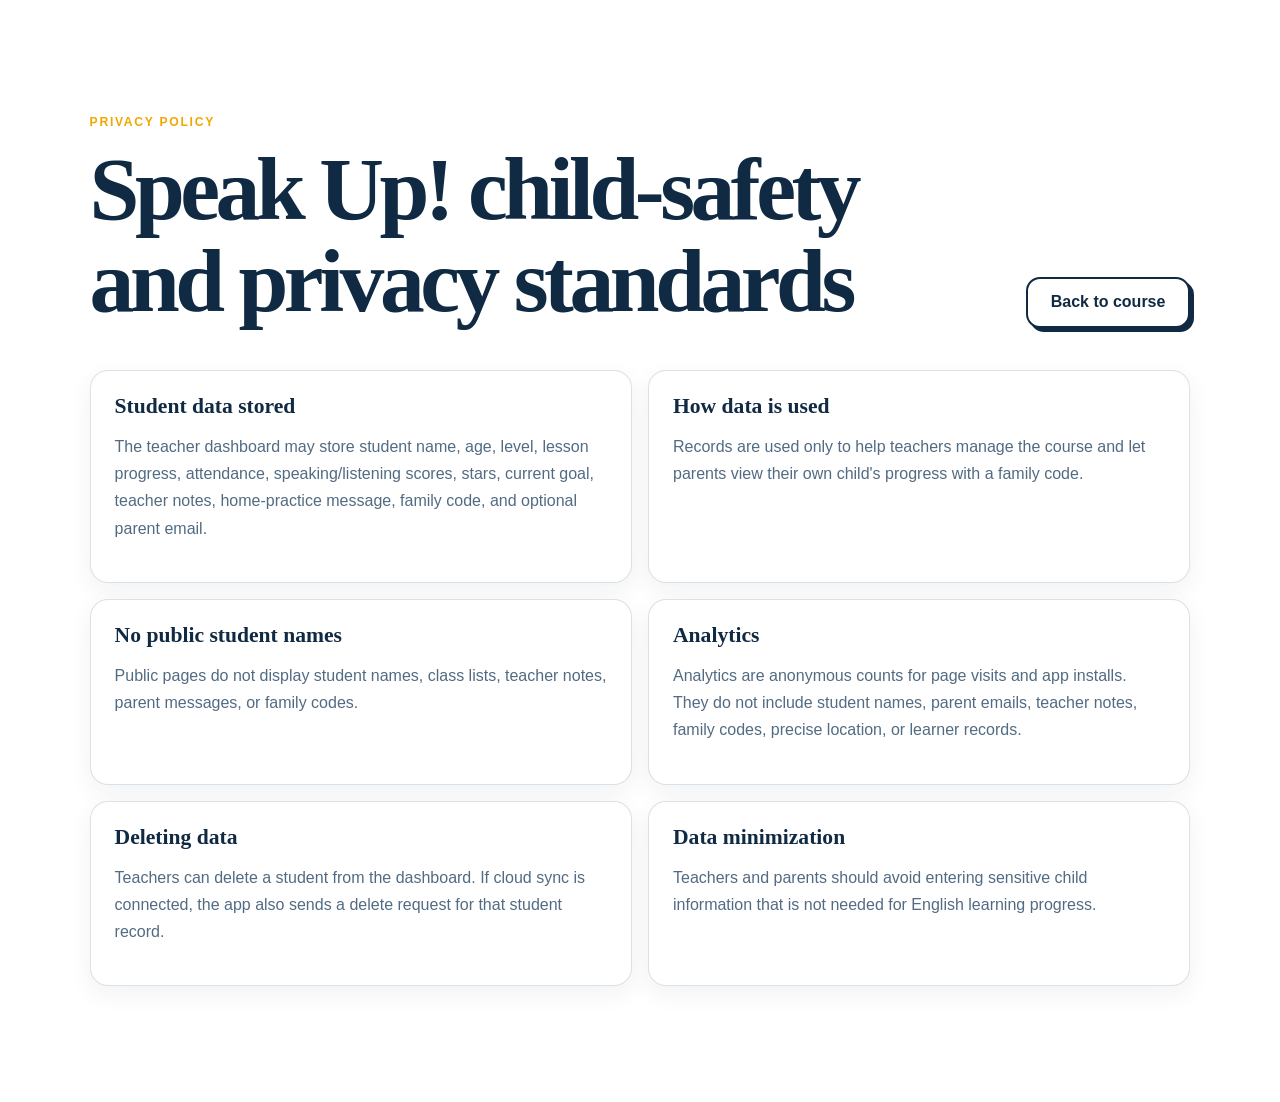
<file: privacy.html>
<!doctype html>
<html lang="en">
<head>
  <meta charset="utf-8">
  <meta name="viewport" content="width=device-width, initial-scale=1">
  <title>Privacy Policy | Speak Up! English Course for Kids</title>
  <meta name="description" content="Privacy policy for Speak Up!, including child-safety, student data storage, analytics, and deletion rules.">
  <link rel="canonical" href="https://sami124-coder.github.io/speak-up-english-course/privacy.html">
  <link rel="icon" href="assets/app-icon.svg" type="image/svg+xml">
  <link rel="stylesheet" href="styles.css?v=95">
</head>
<body>
  <main>
    <section class="section privacy-section">
      <div class="section-title">
        <div>
          <p class="eyebrow">Privacy Policy</p>
          <h1>Speak Up! child-safety and privacy standards</h1>
        </div>
        <a class="button secondary" href="./">Back to course</a>
      </div>
      <div class="policy-grid">
        <article><h3>Student data stored</h3><p>The teacher dashboard may store student name, age, level, lesson progress, attendance, speaking/listening scores, stars, current goal, teacher notes, home-practice message, family code, and optional parent email.</p></article>
        <article><h3>How data is used</h3><p>Records are used only to help teachers manage the course and let parents view their own child's progress with a family code.</p></article>
        <article><h3>No public student names</h3><p>Public pages do not display student names, class lists, teacher notes, parent messages, or family codes.</p></article>
        <article><h3>Analytics</h3><p>Analytics are anonymous counts for page visits and app installs. They do not include student names, parent emails, teacher notes, family codes, precise location, or learner records.</p></article>
        <article><h3>Deleting data</h3><p>Teachers can delete a student from the dashboard. If cloud sync is connected, the app also sends a delete request for that student record.</p></article>
        <article><h3>Data minimization</h3><p>Teachers and parents should avoid entering sensitive child information that is not needed for English learning progress.</p></article>
      </div>
    </section>
  </main>
</body>
</html>
</file>
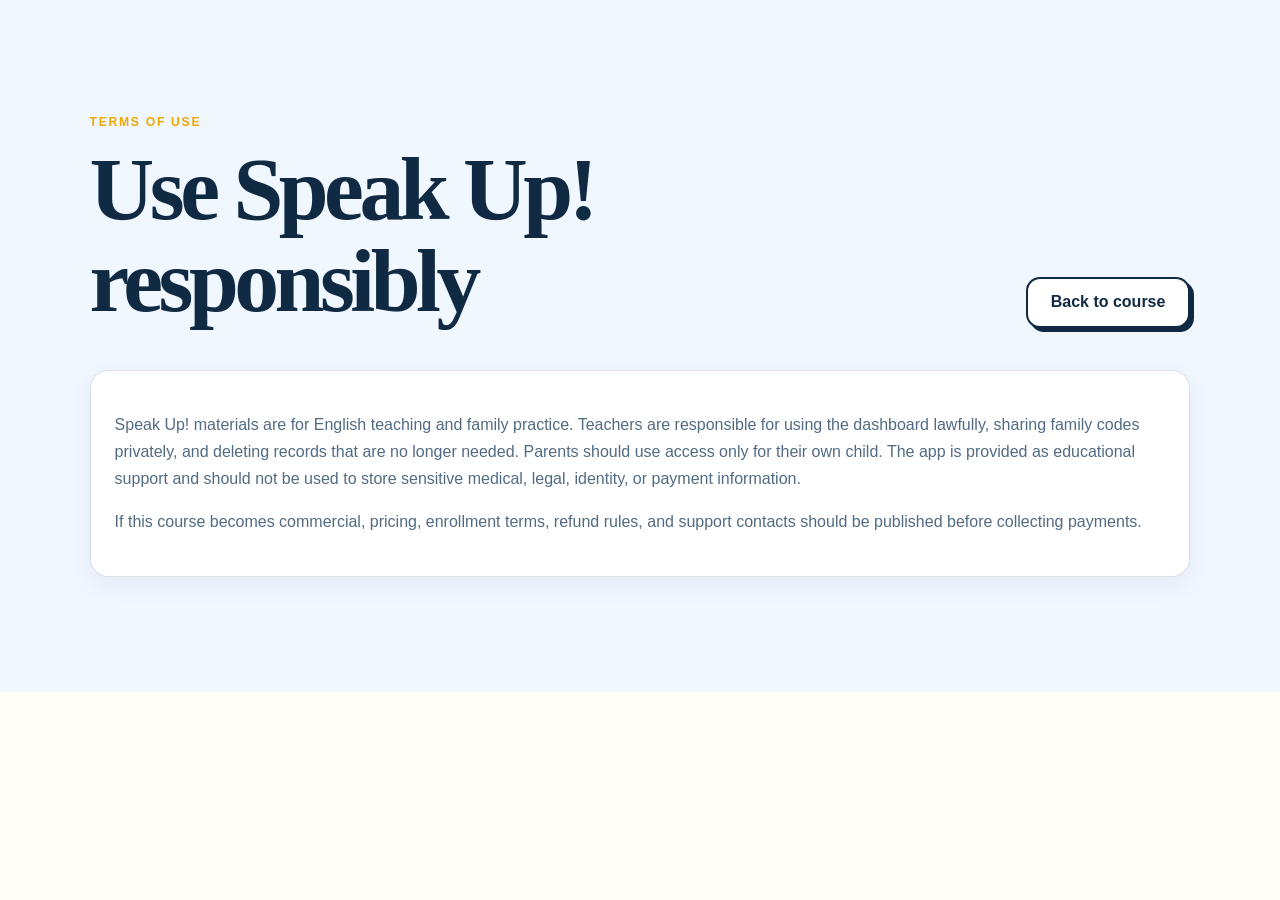
<file: terms.html>
<!doctype html>
<html lang="en">
<head>
  <meta charset="utf-8">
  <meta name="viewport" content="width=device-width, initial-scale=1">
  <title>Terms of Use | Speak Up! English Course for Kids</title>
  <meta name="description" content="Terms of use for Speak Up!, an English speaking and listening course for children.">
  <link rel="canonical" href="https://sami124-coder.github.io/speak-up-english-course/terms.html">
  <link rel="icon" href="assets/app-icon.svg" type="image/svg+xml">
  <link rel="stylesheet" href="styles.css?v=95">
</head>
<body>
  <main>
    <section class="section terms-section">
      <div class="section-title">
        <div>
          <p class="eyebrow">Terms of Use</p>
          <h1>Use Speak Up! responsibly</h1>
        </div>
        <a class="button secondary" href="./">Back to course</a>
      </div>
      <div class="terms-card">
        <p>Speak Up! materials are for English teaching and family practice. Teachers are responsible for using the dashboard lawfully, sharing family codes privately, and deleting records that are no longer needed. Parents should use access only for their own child. The app is provided as educational support and should not be used to store sensitive medical, legal, identity, or payment information.</p>
        <p>If this course becomes commercial, pricing, enrollment terms, refund rules, and support contacts should be published before collecting payments.</p>
      </div>
    </section>
  </main>
</body>
</html>
</file>
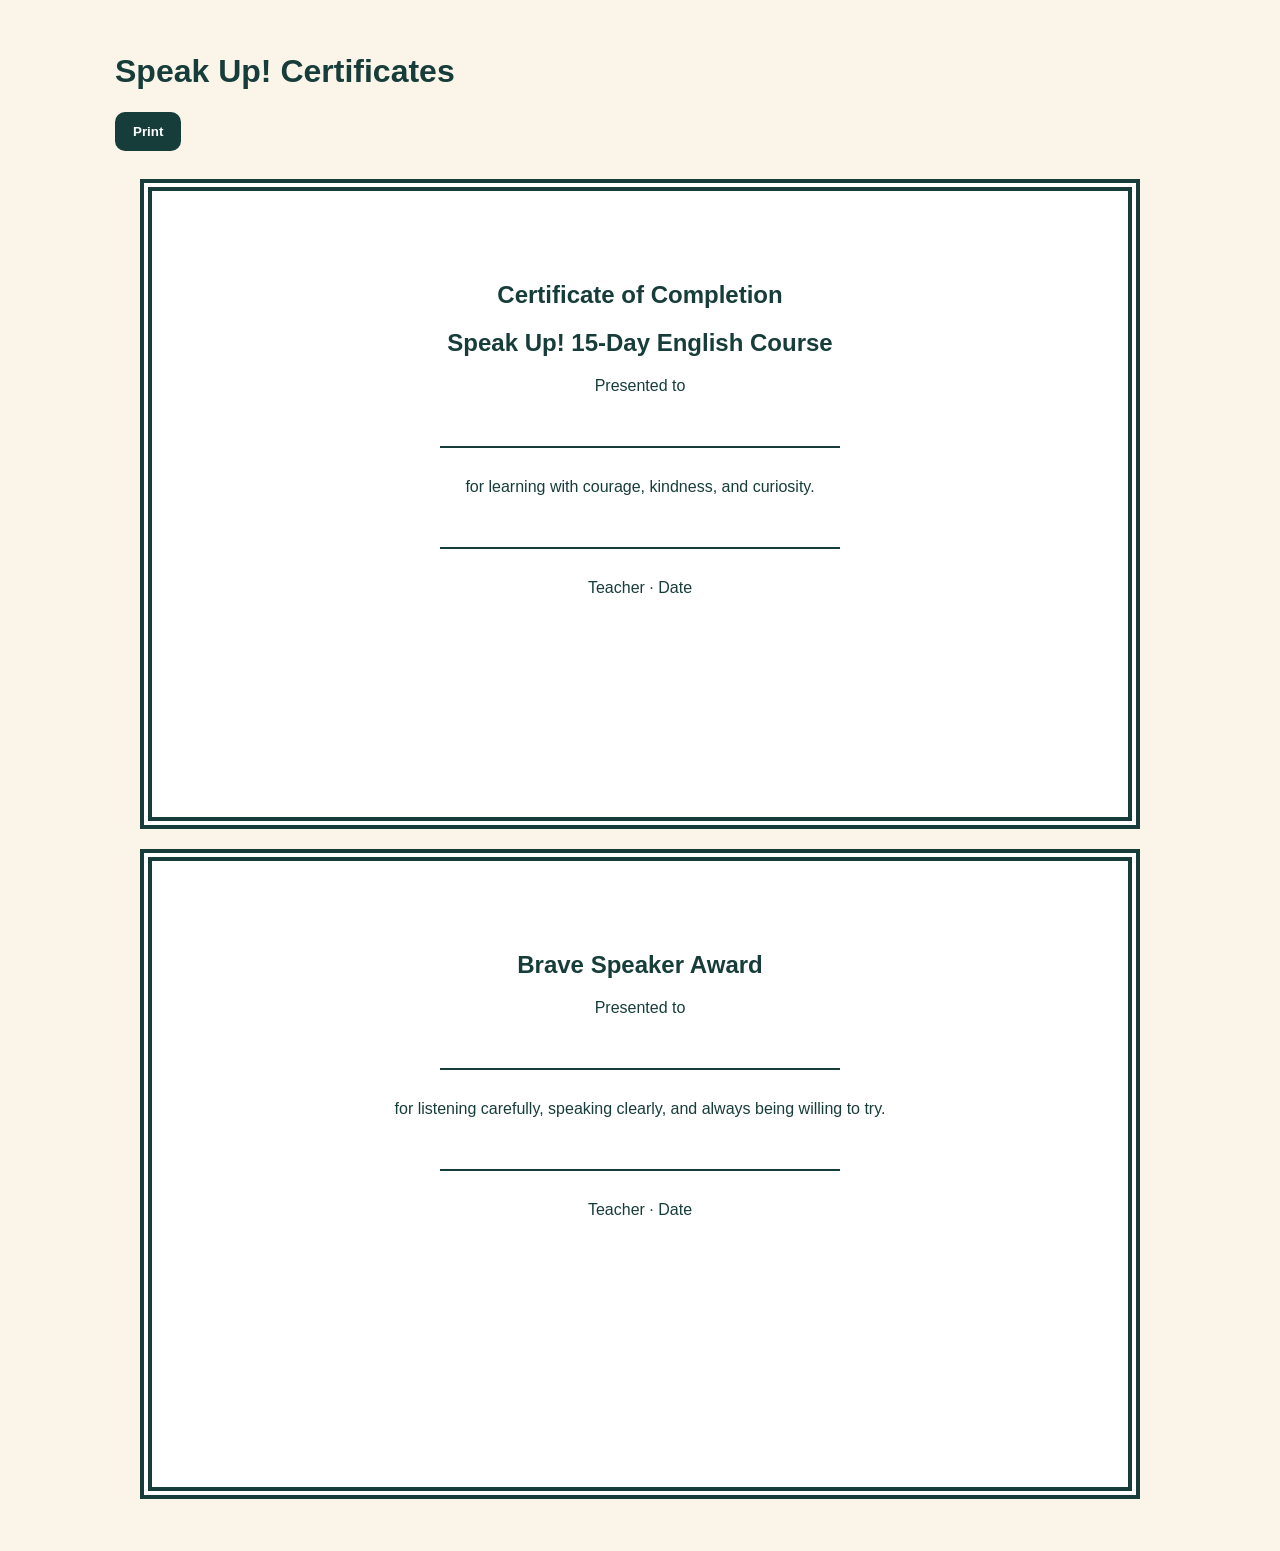
<file: downloads/certificates.html>
<!doctype html><html><head><meta charset="utf-8"><title>Certificates</title><link rel="stylesheet" href="print.css"></head><body><header><h1>Speak Up! Certificates</h1><button onclick="print()">Print</button></header><section class="certificate"><h1>Certificate of Completion</h1><h2>Speak Up! 15-Day English Course</h2><p>Presented to</p><div class="line"></div><p>for learning with courage, kindness, and curiosity.</p><div class="line"></div><p>Teacher · Date</p></section><section class="certificate"><h1>Brave Speaker Award</h1><p>Presented to</p><div class="line"></div><p>for listening carefully, speaking clearly, and always being willing to try.</p><div class="line"></div><p>Teacher · Date</p></section></body></html>
</file>
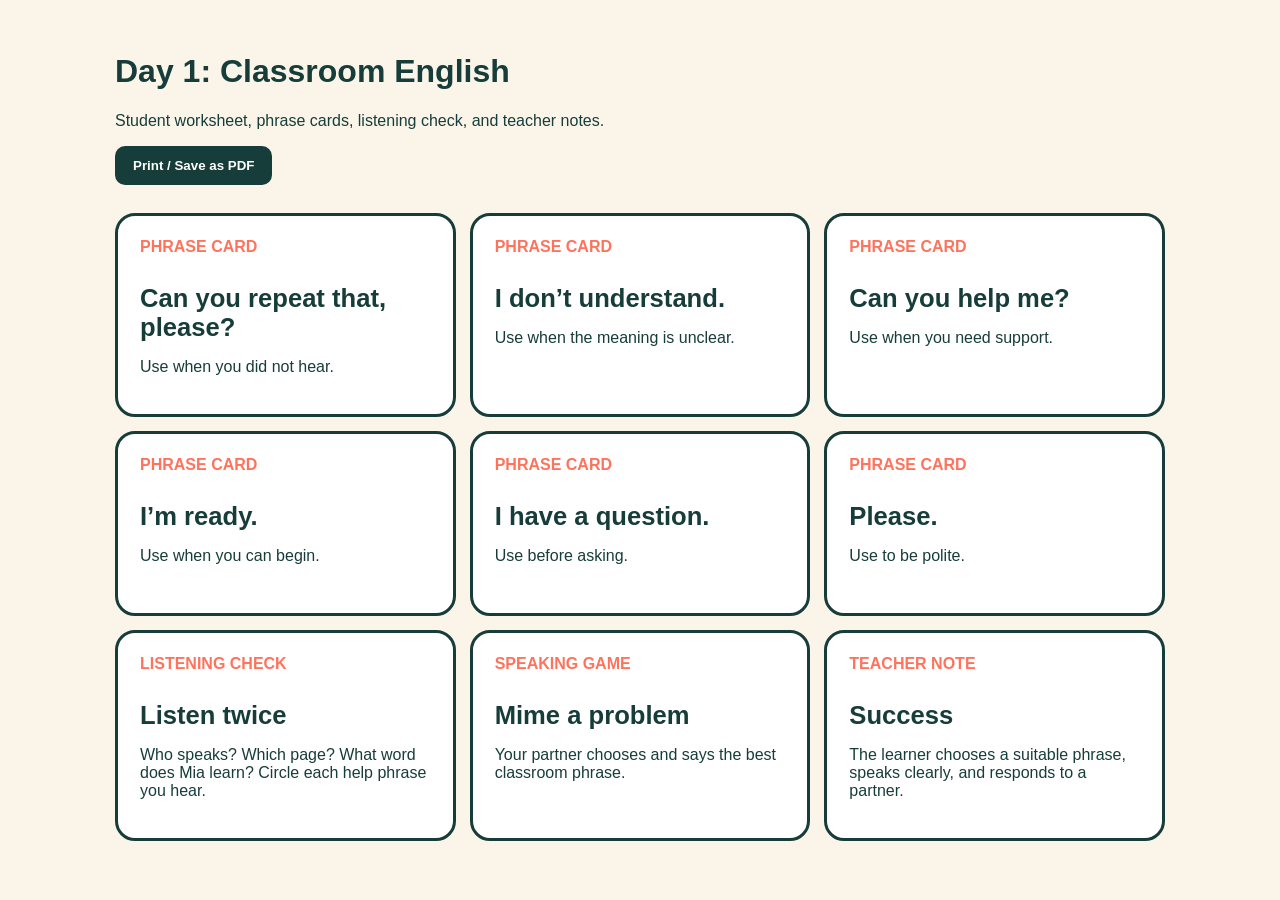
<file: downloads/day1-pack.html>
<!doctype html><html lang="en"><head><meta charset="utf-8"><meta name="viewport" content="width=device-width"><title>Day 1 Classroom English Pack</title><link rel="stylesheet" href="print.css"></head><body><header><h1>Day 1: Classroom English</h1><p>Student worksheet, phrase cards, listening check, and teacher notes.</p><button onclick="print()">Print / Save as PDF</button></header><main class="grid">
<article class="card"><b>Phrase card</b><strong>Can you repeat that, please?</strong><p>Use when you did not hear.</p></article>
<article class="card"><b>Phrase card</b><strong>I don’t understand.</strong><p>Use when the meaning is unclear.</p></article>
<article class="card"><b>Phrase card</b><strong>Can you help me?</strong><p>Use when you need support.</p></article>
<article class="card"><b>Phrase card</b><strong>I’m ready.</strong><p>Use when you can begin.</p></article>
<article class="card"><b>Phrase card</b><strong>I have a question.</strong><p>Use before asking.</p></article>
<article class="card"><b>Phrase card</b><strong>Please.</strong><p>Use to be polite.</p></article>
<article class="card"><b>Listening check</b><strong>Listen twice</strong><p>Who speaks? Which page? What word does Mia learn? Circle each help phrase you hear.</p></article>
<article class="card"><b>Speaking game</b><strong>Mime a problem</strong><p>Your partner chooses and says the best classroom phrase.</p></article>
<article class="card"><b>Teacher note</b><strong>Success</strong><p>The learner chooses a suitable phrase, speaks clearly, and responds to a partner.</p></article>
</main></body></html>
</file>
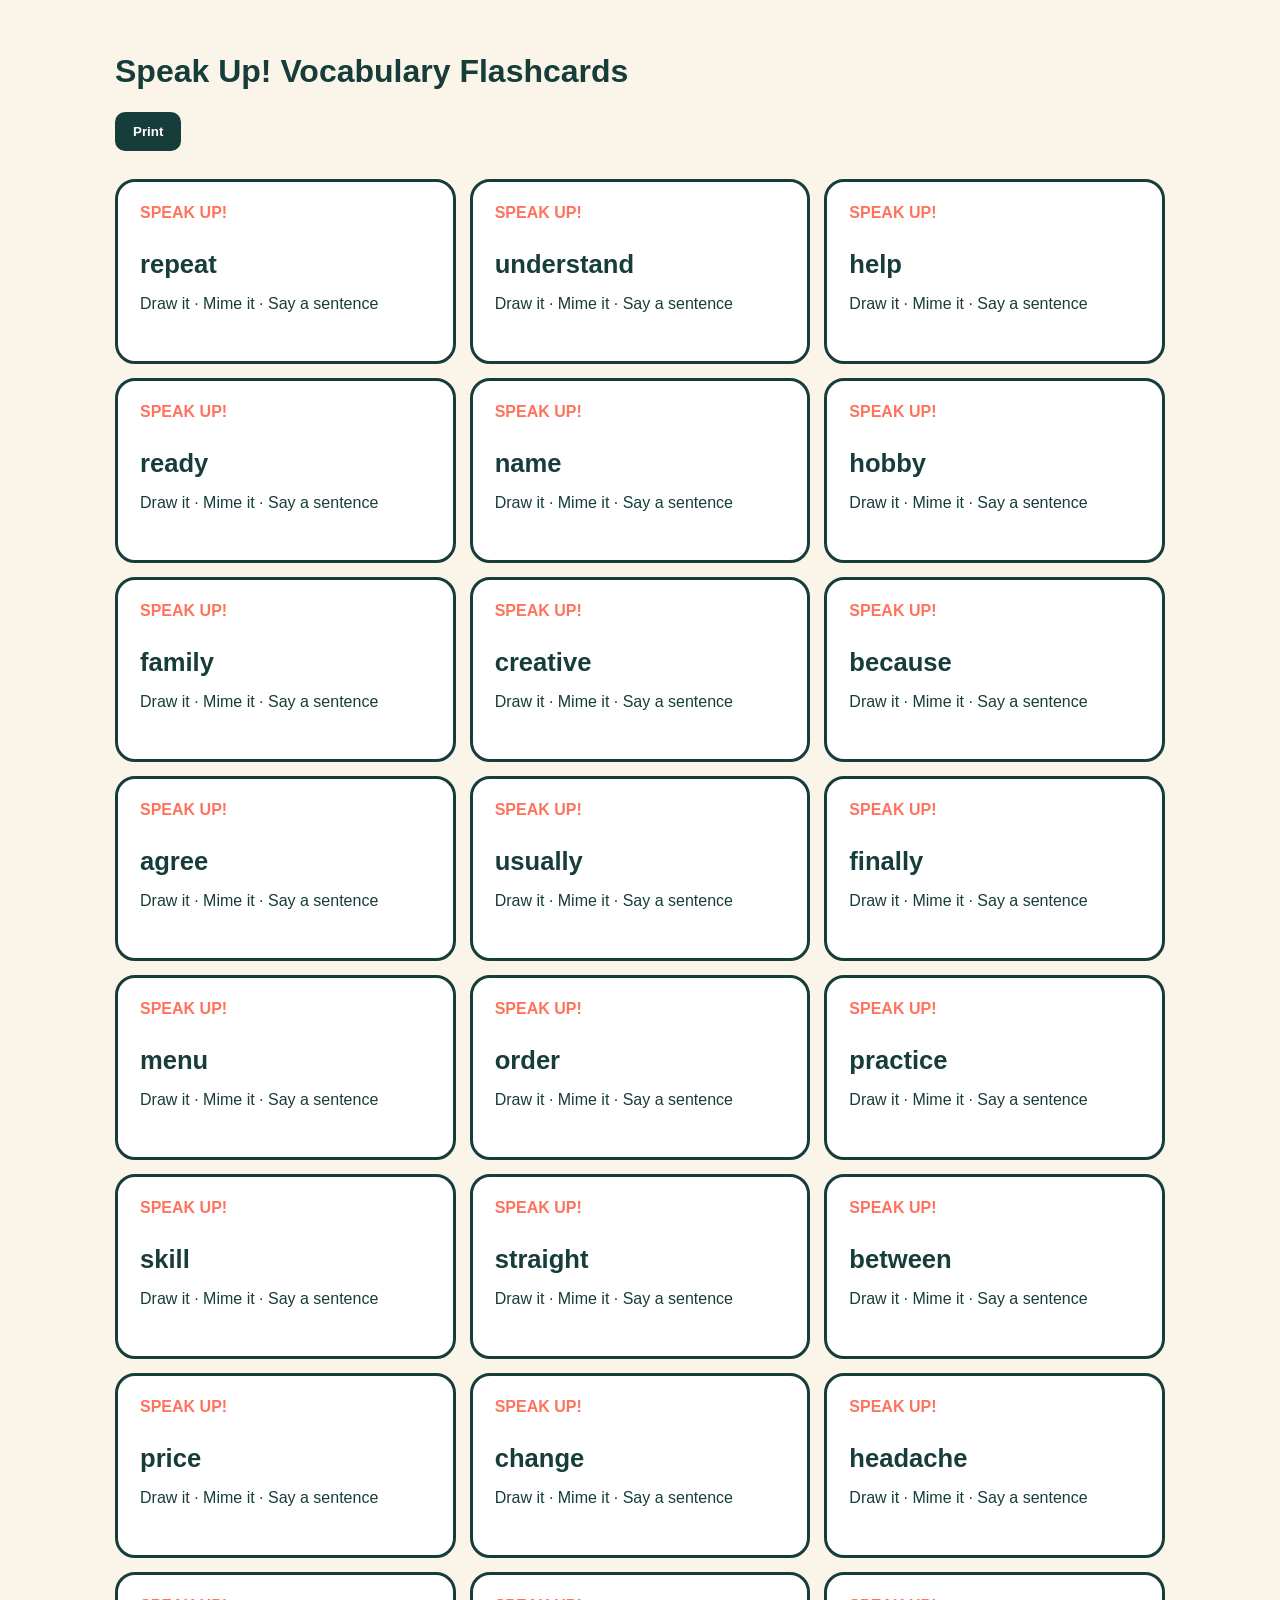
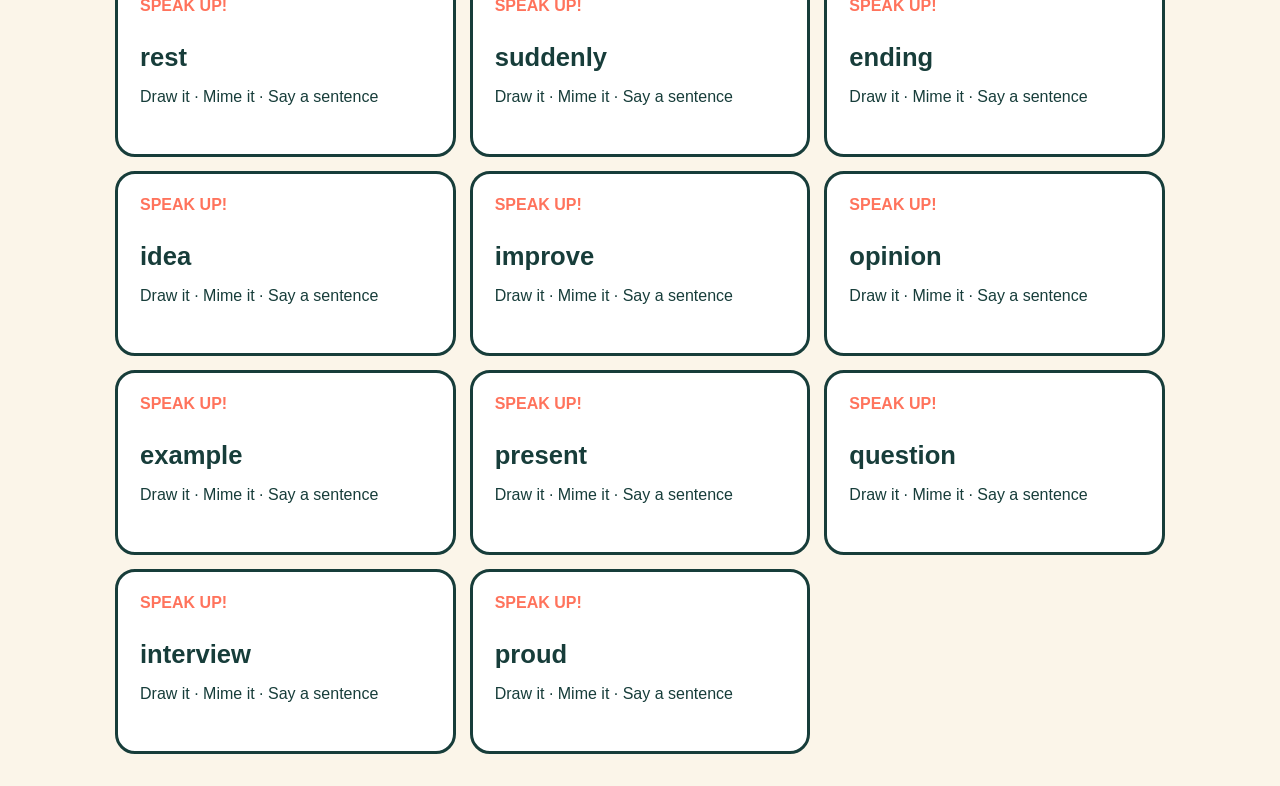
<file: downloads/flashcards.html>
<!doctype html><html><head><meta charset="utf-8"><title>Flashcards</title><link rel="stylesheet" href="print.css"></head><body><header><h1>Speak Up! Vocabulary Flashcards</h1><button onclick="print()">Print</button></header><main class="grid" id="cards"></main><script>const words=["repeat","understand","help","ready","name","hobby","family","creative","because","agree","usually","finally","menu","order","practice","skill","straight","between","price","change","headache","rest","suddenly","ending","idea","improve","opinion","example","present","question","interview","proud"];cards.innerHTML=words.map((w,i)=>`<article class="card"><b>Speak Up!</b><strong>${w}</strong><p>Draw it · Mime it · Say a sentence</p></article>`).join("")</script></body></html>
</file>
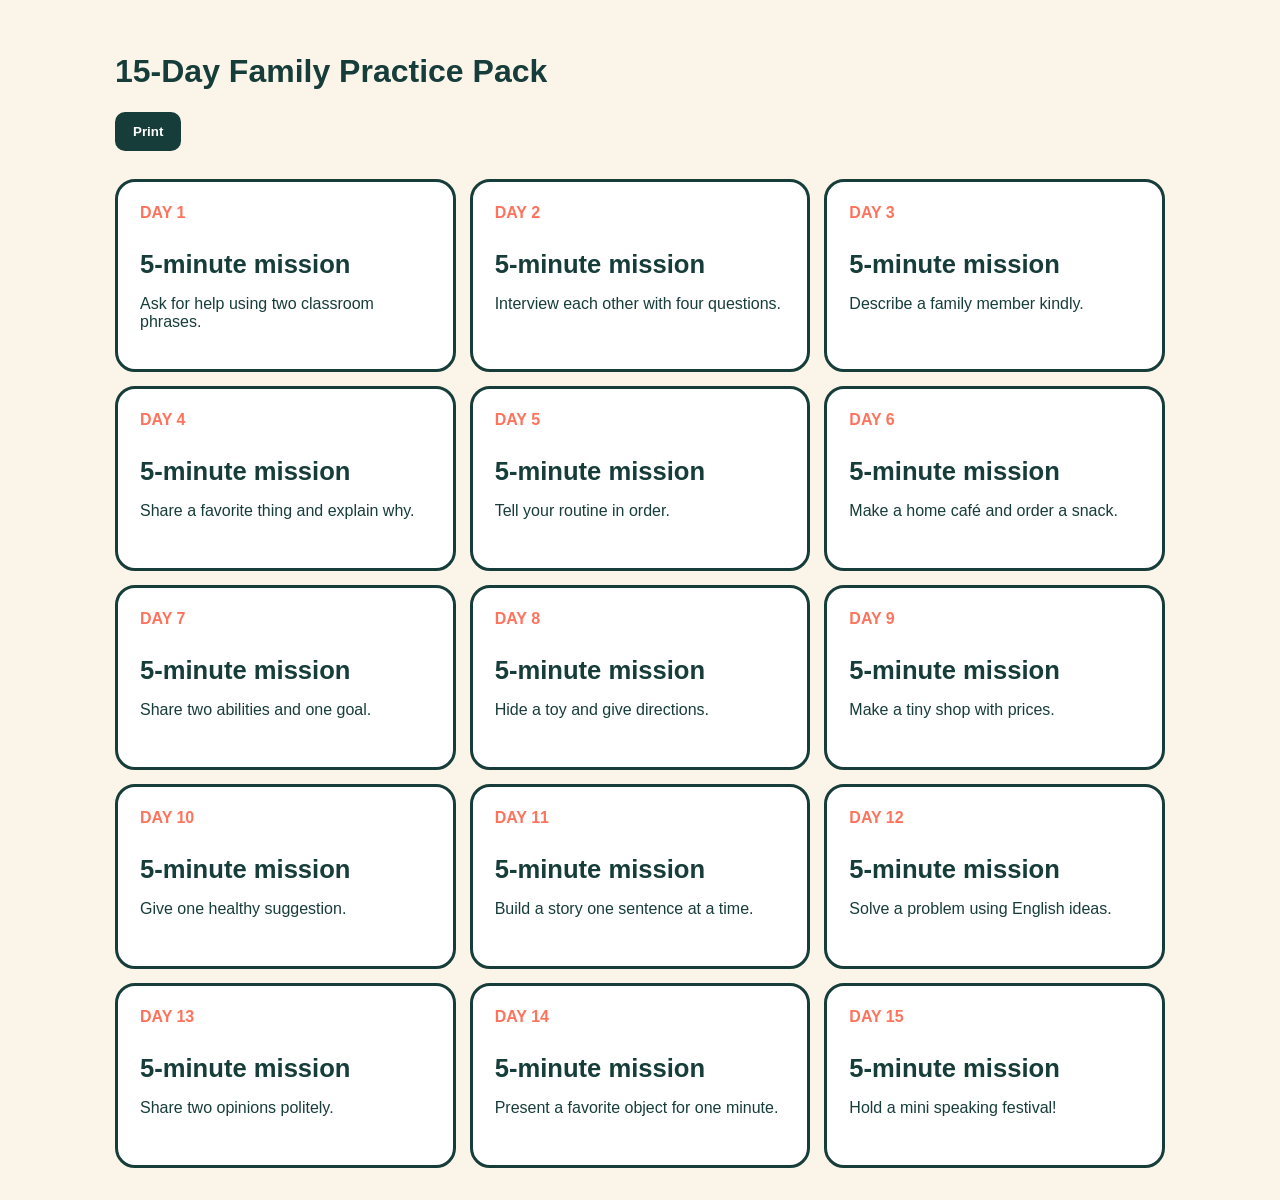
<file: downloads/home-practice.html>
<!doctype html><html><head><meta charset="utf-8"><title>Family Practice</title><link rel="stylesheet" href="print.css"></head><body><header><h1>15-Day Family Practice Pack</h1><button onclick="print()">Print</button></header><main class="grid" id="cards"></main><script>const tasks=["Ask for help using two classroom phrases.","Interview each other with four questions.","Describe a family member kindly.","Share a favorite thing and explain why.","Tell your routine in order.","Make a home café and order a snack.","Share two abilities and one goal.","Hide a toy and give directions.","Make a tiny shop with prices.","Give one healthy suggestion.","Build a story one sentence at a time.","Solve a problem using English ideas.","Share two opinions politely.","Present a favorite object for one minute.","Hold a mini speaking festival!"];cards.innerHTML=tasks.map((t,i)=>`<article class="card"><b>Day ${i+1}</b><strong>5-minute mission</strong><p>${t}</p></article>`).join("")</script></body></html>
</file>
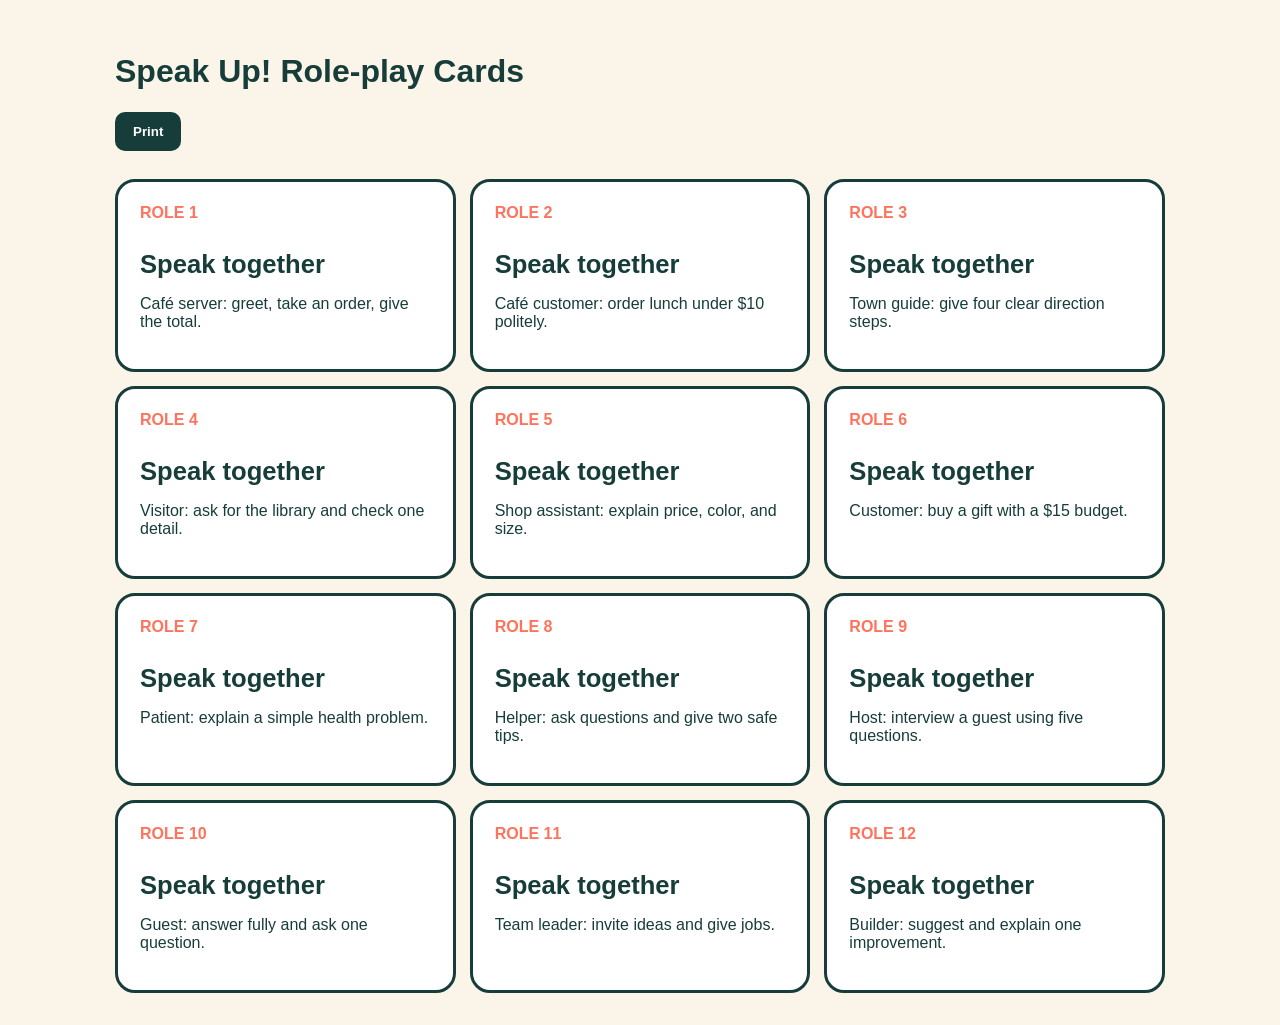
<file: downloads/role-play-cards.html>
<!doctype html><html><head><meta charset="utf-8"><title>Role-play Cards</title><link rel="stylesheet" href="print.css"></head><body><header><h1>Speak Up! Role-play Cards</h1><button onclick="print()">Print</button></header><main class="grid" id="cards"></main><script>const roles=["Café server: greet, take an order, give the total.","Café customer: order lunch under $10 politely.","Town guide: give four clear direction steps.","Visitor: ask for the library and check one detail.","Shop assistant: explain price, color, and size.","Customer: buy a gift with a $15 budget.","Patient: explain a simple health problem.","Helper: ask questions and give two safe tips.","Host: interview a guest using five questions.","Guest: answer fully and ask one question.","Team leader: invite ideas and give jobs.","Builder: suggest and explain one improvement."];cards.innerHTML=roles.map((r,i)=>`<article class="card"><b>Role ${i+1}</b><strong>Speak together</strong><p>${r}</p></article>`).join("")</script></body></html>
</file>
<file: styles.css>
:root {
  --ink: #102a43;
  --muted: #526b82;
  --cream: #f1f7ff;
  --paper: #fffdf8;
  --coral: #f0a800;
  --yellow: #ffd85c;
  --blue: #2f6fed;
  --mint: #b8e0ff;
  --line: rgba(16, 42, 67, .14);
  --shadow: 0 22px 60px rgba(38, 64, 60, .13);
}

* { box-sizing: border-box; }
html { scroll-behavior: smooth; scroll-padding-top: 96px; }
body { margin: 0; color: var(--ink); background: var(--paper); font-family: "DM Sans", sans-serif; overflow-x: hidden; }
button, a { font: inherit; }
button { cursor: pointer; }
[hidden] { display: none !important; }
a { color: inherit; }

.app-download-banner {
  position: relative; z-index: 22; display: flex; align-items: center; justify-content: center; gap: clamp(20px, 5vw, 65px);
  min-height: 68px; padding: 10px clamp(18px, 5vw, 70px); color: white;
  background: linear-gradient(110deg, var(--ink), #254d68); border-bottom: 3px solid var(--yellow);
}
.app-download-banner > div { display: flex; align-items: center; gap: 12px; }
.app-download-banner p { display: grid; gap: 1px; margin: 0; }
.app-download-banner strong { font-family: "Fredoka", sans-serif; font-size: 1.05rem; }
.app-download-banner small { color: rgba(255,255,255,.75); }
.app-download-icon { width: 44px; height: 44px; border-radius: 13px; animation: iconBounce 3s ease-in-out infinite; }
.app-download-banner .install-button { flex: 0 0 auto; color: var(--ink); background: var(--yellow); }

.topbar {
  position: sticky; top: 0; z-index: 20; display: flex; align-items: center; justify-content: space-between;
  min-height: 76px; padding: 12px clamp(20px, 5vw, 76px); border-bottom: 1px solid var(--line);
  background: rgba(255, 253, 248, .9); backdrop-filter: blur(18px);
}
.brand { display: flex; align-items: center; gap: 11px; text-decoration: none; font-family: "Fredoka"; font-size: 1.2rem; }
.brand small { display: block; color: var(--muted); font: 500 .68rem "DM Sans"; letter-spacing: .04em; }
.brand-bubble {
  display: grid; place-items: center; width: 45px; height: 45px; color: white; background: var(--coral);
  border: 2px solid var(--ink); border-radius: 15px 18px 12px 17px; box-shadow: 3px 3px 0 var(--ink); transform: rotate(-3deg);
}
.topbar nav { display: flex; gap: 6px; padding: 5px; border: 1px solid var(--line); border-radius: 999px; background: rgba(255,255,255,.72); }
.topbar nav a { padding: 8px 12px; color: var(--muted); border-radius: 999px; font-size: .9rem; font-weight: 800; text-decoration: none; }
.topbar nav a:hover { color: var(--ink); background: #fff1bd; }
.ghost-button, .filter {
  padding: 9px 14px; color: var(--ink); border: 1px solid var(--line); border-radius: 999px; background: transparent; font-weight: 700;
}
.app-controls { display: flex; align-items: center; gap: 8px; }
.install-button { padding: 10px 15px; color: white; border: 0; border-radius: 999px; background: var(--coral); font-weight: 800; box-shadow: 2px 3px 0 var(--ink); }

.hero {
  position: relative; display: grid; grid-template-columns: 1fr; align-items: center;
  min-height: calc(100vh - 76px); padding: clamp(56px, 8vw, 115px) clamp(24px, 7vw, 110px); overflow: hidden;
  background: radial-gradient(circle at 15% 15%, #fff 0 5%, transparent 28%), linear-gradient(135deg, #fff8e9 0%, #f9efe1 52%, #e9f6ef 100%);
}
main > section[id] { scroll-margin-top: 96px; }
.hero-bg-video { position: absolute; inset: 0; width: 100%; height: 100%; object-fit: cover; object-position: center; }
.video-hero::after { content: ""; position: absolute; inset: 0; background: linear-gradient(90deg, rgba(6,25,44,.95) 0%, rgba(10,35,58,.84) 43%, rgba(10,35,58,.28) 78%, rgba(10,35,58,.12) 100%); }
.video-hero .hero-copy { position: relative; z-index: 2; max-width: 900px; color: white; }
.video-hero .hero-visual { display: none; }
.video-hero .eyebrow, .video-hero h1 em { color: var(--yellow); }
.video-hero .hero-text, .video-hero .course-facts { color: rgba(255,255,255,.8); }
.video-hero .course-facts strong { color: white; }
.video-hero .button.primary { color: var(--ink); border-color: var(--yellow); background: var(--yellow); box-shadow: 4px 4px 0 white; }
.video-hero .button.secondary { color: white; border-color: rgba(255,255,255,.72); background: rgba(255,255,255,.1); box-shadow: 4px 4px 0 rgba(255,255,255,.75); backdrop-filter: blur(8px); }
.eyebrow { margin: 0 0 14px; color: var(--coral); font-weight: 800; font-size: .76rem; letter-spacing: .14em; text-transform: uppercase; }
h1, h2, h3 { font-family: "Fredoka"; line-height: 1.03; }
h1 { max-width: 800px; margin: 0; font-size: clamp(3.2rem, 7vw, 7rem); letter-spacing: -.05em; }
h1 em { display: block; color: var(--coral); font-style: normal; }
.hero-text { max-width: 640px; color: var(--muted); font-size: clamp(1rem, 1.7vw, 1.25rem); line-height: 1.75; }
.hero-actions { display: flex; flex-wrap: wrap; gap: 12px; margin-top: 30px; }
.button {
  display: inline-flex; align-items: center; justify-content: center; gap: 16px; min-height: 51px; padding: 0 23px;
  border: 2px solid var(--ink); border-radius: 14px; font-weight: 800; text-decoration: none; box-shadow: 4px 4px 0 var(--ink);
}
.button.primary { color: white; background: var(--ink); }
.button.secondary { color: var(--ink); background: white; }
.button:hover { transform: translate(-1px, -1px); box-shadow: 6px 6px 0 var(--ink); }
.course-facts { display: flex; gap: 32px; margin-top: 42px; color: var(--muted); }
.course-facts span { display: grid; }
.course-facts strong { color: var(--ink); font: 700 1.4rem "Fredoka"; }

.hero-visual {
  position: relative; min-height: 520px; overflow: hidden; border: 3px solid var(--ink);
  border-radius: 34px 48px 32px 50px; background: white; box-shadow: 12px 14px 0 var(--ink);
  transform: rotate(1deg);
}
.hero-visual img { width: 100%; height: 100%; min-height: 520px; object-fit: cover; object-position: center; display: block; transform: scale(1.035) translate(var(--hero-x, 0), var(--hero-y, 0)); transition: transform .25s ease-out; }
.hero-sticker {
  position: absolute; padding: 11px 15px; border: 2px solid var(--ink); border-radius: 12px;
  background: var(--yellow); box-shadow: 4px 4px 0 var(--ink); font: 700 .9rem "Fredoka"; transform: rotate(-3deg);
}
.sticker-one { top: 22px; left: 22px; }
.sticker-two { right: 22px; bottom: 22px; color: white; background: var(--coral); transform: rotate(3deg); }
.character {
  position: absolute; bottom: 65px; display: grid; place-items: center; width: 180px; height: 260px;
  border: 3px solid var(--ink); border-radius: 90px 90px 35px 35px; box-shadow: 9px 10px 0 rgba(23,61,58,.14);
}
.character::before {
  content: ""; position: absolute; top: -75px; width: 128px; height: 128px; border: 3px solid var(--ink);
  border-radius: 50%; background: #f5bd8c;
}
.character span { position: relative; z-index: 1; color: white; font: 700 2rem "Fredoka"; }
.char-one { left: 10%; background: var(--blue); transform: rotate(-4deg); }
.char-two { right: 8%; background: var(--mint); transform: rotate(4deg); }
.speech {
  position: absolute; z-index: 3; padding: 16px 20px; border: 2px solid var(--ink); border-radius: 18px;
  background: white; box-shadow: 5px 5px 0 var(--ink); font-weight: 800;
}
.speech-one { top: 35px; left: 0; transform: rotate(-4deg); }
.speech-two { top: 125px; right: 0; transform: rotate(3deg); }
.spark { position: absolute; color: var(--yellow); font-size: 3rem; text-shadow: 2px 2px 0 var(--ink); }
.spark-a { top: 20px; right: 36%; } .spark-b { bottom: 110px; left: 0; }
.floor { position: absolute; right: 0; bottom: 40px; left: 0; height: 3px; background: var(--ink); }

.progress-strip { display: grid; grid-template-columns: 220px 1fr 300px; gap: 28px; align-items: center; padding: 28px clamp(24px, 7vw, 110px); color: white; background: var(--ink); }
.progress-strip h2 { margin: 0; font-size: 1.45rem; }
.progress-strip .eyebrow { color: var(--yellow); margin-bottom: 5px; }
.progress-strip p:last-child { margin: 0; color: rgba(255,255,255,.72); }
.progress-track { height: 13px; overflow: hidden; border: 1px solid rgba(255,255,255,.45); border-radius: 99px; background: rgba(255,255,255,.12); }
.progress-track span { display: block; width: 0; height: 100%; background: var(--yellow); transition: width .4s ease; }
.quick-start {
  display: grid;
  grid-template-columns: repeat(3, 1fr);
  gap: 16px;
  padding: 34px clamp(24px, 7vw, 110px);
  background: linear-gradient(180deg, #fff, #f7fbf8);
}
.quick-start-card {
  position: relative;
  display: grid;
  grid-template-columns: auto 1fr auto;
  align-items: center;
  gap: 16px;
  min-height: 112px;
  padding: 22px;
  overflow: hidden;
  border: 1px solid rgba(23, 61, 58, .14);
  border-radius: 20px;
  color: var(--ink);
  background: white;
  text-decoration: none;
  box-shadow: 0 12px 30px rgba(16, 42, 67, .08);
  transition: transform .22s ease, box-shadow .22s ease, border-color .22s ease;
}
.quick-start-card::before {
  content: "";
  position: absolute;
  inset: 0 auto 0 0;
  width: 6px;
  opacity: 0;
  background: var(--coral);
  transition: opacity .22s ease;
}
.quick-start-card:hover {
  border-color: rgba(23, 61, 58, .34);
  transform: translateY(-4px);
  box-shadow: 0 18px 38px rgba(16, 42, 67, .13);
}
.quick-start-card:hover::before { opacity: 1; }
.quick-start span {
  display: grid;
  place-items: center;
  flex: 0 0 auto;
  width: 54px;
  height: 54px;
  color: var(--ink);
  border-radius: 16px;
  background: var(--yellow);
  font: 800 1.3rem "Fredoka";
  box-shadow: 3px 3px 0 var(--ink);
}
.quick-start div { display: grid; gap: 5px; min-width: 0; }
.quick-start small {
  color: var(--coral);
  font-size: .7rem;
  font-weight: 800;
  letter-spacing: .11em;
  text-transform: uppercase;
}
.quick-start strong { font: 700 1.25rem "Fredoka"; }
.quick-start em {
  color: var(--muted);
  font-style: normal;
  line-height: 1.35;
}
.quick-start b {
  display: grid;
  place-items: center;
  width: 38px;
  height: 38px;
  color: white;
  border-radius: 50%;
  background: var(--ink);
  font-size: 1rem;
  transition: transform .22s ease, background .22s ease;
}
.quick-start-card:hover b { transform: translateX(3px); background: var(--coral); }
.teacher-card span { background: #dff4eb; }
.parent-card span { background: #dceaff; }
.site-hub {
  display: grid;
  grid-template-columns: minmax(280px, .75fr) 1.25fr;
  gap: 28px;
  align-items: center;
  padding: 44px clamp(24px, 7vw, 110px);
  background: #f5f8f6;
}
.site-hub-copy {
  padding: 26px;
  border: 1px solid var(--line);
  border-radius: 24px;
  background: white;
  box-shadow: 0 12px 30px rgba(16,42,67,.07);
}
.site-hub-copy h2 { margin: 0 0 12px; font-size: clamp(2rem, 3.4vw, 3.4rem); }
.site-hub-copy p:last-child { margin: 0; color: var(--muted); line-height: 1.65; }
.site-hub-links {
  display: grid;
  grid-template-columns: repeat(2, 1fr);
  gap: 12px;
}
.site-hub-links a {
  display: grid;
  grid-template-columns: auto 1fr;
  gap: 6px 14px;
  align-items: center;
  min-height: 104px;
  padding: 20px;
  border: 1px solid var(--line);
  border-radius: 18px;
  color: var(--ink);
  background: white;
  text-decoration: none;
  transition: transform .22s ease, box-shadow .22s ease, border-color .22s ease;
}
.site-hub-links a:hover { border-color: rgba(23,61,58,.34); transform: translateY(-3px); box-shadow: 0 14px 30px rgba(16,42,67,.1); }
.site-hub-links span {
  display: grid;
  place-items: center;
  grid-row: span 2;
  width: 44px;
  height: 44px;
  border-radius: 14px;
  color: white;
  background: var(--ink);
  font-weight: 900;
}
.site-hub-links strong { font: 700 1.2rem "Fredoka"; }
.site-hub-links small { color: var(--muted); }
.onboarding-section {
  position: relative;
  isolation: isolate;
  overflow: hidden;
  background: #173d3a;
}
.onboarding-section::before {
  content: "";
  position: absolute;
  inset: 0;
  z-index: -1;
  background: linear-gradient(90deg, rgba(245,248,246,.94), rgba(245,248,246,.82) 48%, rgba(245,248,246,.72));
}
.onboarding-bg-video {
  position: absolute;
  inset: 0;
  z-index: -2;
  width: 100%;
  height: 100%;
  object-fit: cover;
  object-position: center;
}
.onboarding-grid, .outcome-grid, .policy-grid, .testimonial-grid, .app-preview-grid, .install-help {
  display: grid; grid-template-columns: repeat(3, 1fr); gap: 16px;
}
.onboarding-card {
  display: grid; gap: 14px; min-height: 170px; padding: 24px; text-align: left;
  border: 1px solid rgba(255,255,255,.62); border-radius: 20px; background: rgba(255,255,255,.88); box-shadow: 0 18px 45px rgba(16,42,67,.16);
  backdrop-filter: blur(12px);
}
.onboarding-card span { color: var(--blue); font-size: .8rem; font-weight: 900; text-transform: uppercase; }
.onboarding-card strong { font: 700 1.35rem "Fredoka"; line-height: 1.2; }
.offline-status, .sync-status {
  margin: 18px 0 0; padding: 13px 15px; border: 1px solid var(--line); border-radius: 12px;
  color: #315d4a; background: #eaf7ef; font-weight: 700;
}
.offline-status.is-offline { color: #694e00; background: #fff4c2; }
.data-notice-card {
  display: grid; grid-template-columns: 1.5fr .9fr; gap: 20px; align-items: center;
  margin: 0 0 34px; padding: clamp(20px, 4vw, 30px); border: 1px solid var(--line); border-radius: 20px; background: #fffdf8;
}
.data-notice-card h3 { margin: 3px 0 8px; font-size: 1.6rem; }
.data-notice-card p { color: var(--muted); line-height: 1.65; }
.sync-status { margin: 0; color: var(--ink); background: #eef4fb; }
.button.is-loading, button.is-loading { opacity: .72; cursor: progress; }
.danger-action { color: #9f1f1f !important; border-color: rgba(159,31,31,.3) !important; }
.profile-actions { display: flex; flex-wrap: wrap; gap: 10px; justify-content: flex-end; }
.outcomes-section, .faq-section, .privacy-section, .contact-section { background: white; }
.app-preview-section, .terms-section { background: var(--cream); }
.testimonials-section { background: #173d3a; color: white; }
.testimonial-grid blockquote {
  min-height: 150px; margin: 0; padding: 24px; border: 1px solid rgba(255,255,255,.2); border-radius: 18px;
  background: rgba(255,255,255,.08); line-height: 1.65;
}
.outcome-grid article, .policy-grid article, .install-help article, .enrollment-card, .terms-card {
  padding: 24px; border: 1px solid var(--line); border-radius: 18px; background: white; box-shadow: 0 8px 24px rgba(16,42,67,.06);
}
.outcome-grid strong, .install-help strong { display: block; margin-bottom: 9px; font: 700 1.25rem "Fredoka"; }
.outcome-grid p, .policy-grid p, .install-help p, .enrollment-card p, .terms-card p, .contact-note { color: var(--muted); line-height: 1.7; }
.app-preview-grid figure { margin: 0; overflow: hidden; border: 1px solid var(--line); border-radius: 18px; background: white; }
.app-preview-grid img { display: block; width: 100%; aspect-ratio: 16 / 9; object-fit: cover; }
.app-preview-grid figcaption { padding: 12px 14px; color: var(--muted); font-weight: 800; }
.install-help { grid-template-columns: 1fr 1fr; margin-top: 16px; }
.faq-list { display: grid; gap: 10px; }
.faq-list details { padding: 18px 20px; border: 1px solid var(--line); border-radius: 14px; background: #fbfcfb; }
.faq-list summary { cursor: pointer; font-weight: 900; }
.faq-list p { color: var(--muted); line-height: 1.65; }
.policy-grid { grid-template-columns: repeat(2, 1fr); }
.policy-grid h3 { margin: 0 0 8px; font-size: 1.35rem; }
.enrollment-card { display: grid; grid-template-columns: 1fr auto; gap: 20px; align-items: center; }
.sample-lesson { display: flex; align-items: center; justify-content: space-between; gap: 35px; padding: 50px clamp(24px, 7vw, 110px); color: white; background: var(--blue); }
.sample-lesson h2 { margin: 0; font-size: clamp(2.3rem, 4vw, 4rem); }
.sample-lesson p:last-child { max-width: 700px; color: rgba(255,255,255,.78); line-height: 1.7; }
.sample-lesson .eyebrow { color: var(--yellow); }
.sample-lesson .button { color: var(--ink); background: var(--yellow); white-space: nowrap; }
.public-roadmap { display: grid; grid-template-columns: repeat(3, 1fr); gap: 16px; }
.public-roadmap article { display: grid; gap: 14px; padding: 28px; border: 1px solid var(--line); border-radius: 22px; background: white; box-shadow: 0 9px 25px rgba(16,42,67,.07); }
.public-roadmap article:nth-child(2) { background: var(--cream); }
.public-roadmap span { color: var(--blue); font-weight: 800; }
.public-roadmap h3 { margin: 0; font-size: 1.55rem; }
.public-roadmap p { margin: 0; color: var(--muted); line-height: 1.55; }
.public-roadmap ol { display: grid; gap: 10px; margin: 0; padding-left: 23px; color: var(--muted); }
.roadmap-lock { margin: 22px 0 0; padding: 16px 18px; border-radius: 14px; color: var(--muted); background: #eef4fb; text-align: center; }
.teacher-missions { margin-bottom: 70px; padding-bottom: 65px; border-bottom: 1px solid var(--line); }
.teacher-resource-section { margin: 70px calc(clamp(24px, 7vw, 110px) * -1) calc(clamp(65px, 9vw, 125px) * -1); background: white; }
.compact-title h2 { font-size: clamp(2rem, 4vw, 3.5rem); }
.lesson-tabs { display: flex; gap: 7px; margin: 28px 0 18px; padding: 6px; overflow-x: auto; border-radius: 14px; background: var(--cream); }
.lesson-tab { flex: 1; min-width: max-content; padding: 11px 14px; border: 0; border-radius: 10px; background: transparent; font-weight: 800; }
.lesson-tab.active { color: white; background: var(--blue); }
.lesson-panel[hidden] { display: none; }
.lesson-tools { display: flex; flex-wrap: wrap; gap: 10px; margin: 18px 0; }
.material-downloads {
  display: grid;
  grid-template-columns: minmax(220px, .9fr) 1.2fr;
  gap: 18px;
  align-items: center;
  padding: 22px;
  border: 2px solid var(--ink);
  border-radius: 18px;
  background: #fff8d8;
  box-shadow: 5px 5px 0 var(--ink);
}
.material-downloads h3 { margin: 0 0 8px; }
.material-downloads p:last-child { margin-bottom: 0; }
.prominent-tools { margin: 0; justify-content: flex-end; }
.prominent-tools .button { min-width: 190px; }
.privacy-note { margin-top: 18px; padding: 14px; border-radius: 12px; color: #694e00; background: #fff4c2; font-size: .9rem; line-height: 1.5; }

.section { padding: clamp(65px, 9vw, 125px) clamp(24px, 7vw, 110px); }
.section-title { display: flex; align-items: end; justify-content: space-between; gap: 24px; margin-bottom: 42px; }
.section-title h2, .daily-rhythm h2, .assessment h2, .festival h2 { margin: 0; font-size: clamp(2.4rem, 4vw, 4.4rem); letter-spacing: -.035em; }
.filters { display: flex; flex-wrap: wrap; gap: 8px; }
.filter.active { color: white; border-color: var(--ink); background: var(--ink); }
.lesson-grid { display: grid; grid-template-columns: repeat(3, 1fr); gap: 18px; }
.lesson-card {
  position: relative; min-height: 390px; padding: 18px; overflow: hidden; border: 1px solid var(--line);
  border-radius: 25px; background: white; box-shadow: 0 10px 28px rgba(23,61,58,.07); transition: .25s ease;
}
.lesson-card:hover { transform: translateY(-5px); box-shadow: var(--shadow); }
.lesson-card.completed { background: #edf8f3; }
.lesson-day { display: flex; align-items: center; justify-content: space-between; }
.day-number { color: var(--coral); font: 700 1rem "Fredoka"; }
.complete-toggle { width: 30px; height: 30px; border: 1px solid var(--line); border-radius: 50%; background: white; }
.completed .complete-toggle { color: white; background: var(--mint); }
.lesson-thumbnail {
  position: relative; display: grid; place-items: center; height: 110px; margin-top: 14px; overflow: hidden;
  border: 1px solid var(--line); border-radius: 17px; background: #ffe4dc;
}
.lesson-thumbnail::before, .lesson-thumbnail::after {
  content: ""; position: absolute; width: 90px; height: 90px; border-radius: 50%; background: rgba(255,255,255,.35);
}
.lesson-thumbnail::before { top: -25px; left: -20px; }
.lesson-thumbnail::after { right: -20px; bottom: -30px; }
.lesson-thumbnail span { position: relative; z-index: 1; font-size: 3.4rem; filter: drop-shadow(0 8px 5px rgba(23,61,58,.13)); transition: transform .2s ease; }
.lesson-card:hover .lesson-thumbnail span { transform: scale(1.12) rotate(-4deg); }
.lesson-thumbnail.has-image::before, .lesson-thumbnail.has-image::after { display: none; }
.lesson-thumbnail.has-image img { width: 100%; height: 100%; object-fit: cover; object-position: center; transition: transform .35s ease; }
.lesson-card:hover .lesson-thumbnail.has-image img { transform: scale(1.035); }
.lesson-thumbnail small {
  position: absolute; z-index: 2; right: 10px; bottom: 10px; padding: 5px 8px; border-radius: 7px;
  color: white; background: var(--ink); font-size: .65rem; font-weight: 800; text-transform: uppercase;
}
.lesson-thumbnail.unit-2 { background: #dceaff; }
.lesson-thumbnail.unit-3 { background: #dff4eb; }
.lesson-card h3 { margin: 21px 0 8px; font-size: 1.65rem; }
.lesson-card p { color: var(--muted); line-height: 1.6; }
.lesson-meta { display: flex; gap: 7px; flex-wrap: wrap; margin: 18px 0; }
.lesson-meta span { padding: 6px 8px; border-radius: 8px; background: var(--cream); font-size: .68rem; font-weight: 800; }
.open-lesson { position: absolute; right: 24px; bottom: 22px; padding: 0; color: var(--coral); border: 0; background: transparent; font-weight: 800; }
.lesson-quality-grid { display: grid; grid-template-columns: repeat(3, 1fr); gap: 10px; }
.lesson-quality-grid article { padding: 17px; border: 1px solid var(--line); border-radius: 15px; background: #fbfcfb; }
.lesson-quality-grid span { display: block; margin-bottom: 7px; font-size: 1.4rem; }
.lesson-quality-grid strong { font-family: "Fredoka"; }
.lesson-quality-grid p { margin-bottom: 0; color: var(--muted); line-height: 1.55; }
.teaching-steps { display: grid; gap: 10px; }
.teaching-step { display: grid; grid-template-columns: 82px 1fr; gap: 16px; padding: 16px; border-left: 4px solid var(--coral); border-radius: 0 14px 14px 0; background: var(--cream); }
.teaching-step span { color: var(--coral); font-weight: 800; }
.teaching-step strong { display: block; margin-bottom: 4px; }
.support-grid { display: grid; grid-template-columns: 1fr 1fr; gap: 12px; }
.support-grid article { padding: 19px; border-radius: 15px; background: #eaf5f1; }
.support-grid article:last-child { background: #fff3d2; }
.success-list { display: grid; gap: 9px; padding: 0; list-style: none; }
.success-list li::before { content: "✓"; margin-right: 10px; color: #238263; font-weight: 900; }

.daily-rhythm { padding: clamp(65px, 9vw, 120px) clamp(24px, 7vw, 110px); color: white; background: var(--blue); }
.daily-rhythm .eyebrow { color: #fff1a8; }
.rhythm-grid { display: grid; grid-template-columns: repeat(5, 1fr); gap: 1px; margin-top: 45px; border: 1px solid rgba(255,255,255,.3); }
.rhythm-grid article { min-height: 225px; padding: 25px; border-right: 1px solid rgba(255,255,255,.3); }
.rhythm-grid span { color: #fff1a8; font: 700 1.5rem "Fredoka"; }
.rhythm-grid strong { display: block; margin-top: 60px; font: 700 1.35rem "Fredoka"; }
.rhythm-grid p { color: rgba(255,255,255,.76); line-height: 1.5; }

.compact-button { min-height: 44px; }
.student-tracker-section { background: #f5f8f6; }
.teacher-gate { max-width: 880px; margin: 0 auto; padding: clamp(35px, 6vw, 65px); text-align: center; border: 1px solid var(--line); border-radius: 30px; background: white; box-shadow: var(--shadow); }
.teacher-gate-icon { display: grid; place-items: center; width: 74px; height: 74px; margin: 0 auto 22px; border-radius: 24px; background: var(--cream); font-size: 2rem; transform: rotate(-3deg); }
.teacher-gate h2 { margin: 0; font-size: clamp(2.2rem, 5vw, 3.6rem); }
.teacher-gate > p:not(.eyebrow) { color: var(--muted); line-height: 1.65; }
.teacher-gate form { display: grid; grid-template-columns: minmax(220px, 360px) auto; justify-content: center; align-items: end; gap: 10px; margin-top: 28px; text-align: left; }
.teacher-gate .login-error { grid-column: 1 / -1; }
.teacher-gate label { display: grid; flex: 1; gap: 7px; font-weight: 700; }
.teacher-gate input { box-sizing: border-box; width: 100%; padding: 14px; border: 1px solid var(--line); border-radius: 11px; font: inherit; }
.teacher-gate input[type="password"] { letter-spacing: .12em; }
.teacher-gate small { display: block; margin-top: 18px; color: var(--muted); }
.teacher-actions { display: flex; align-items: center; gap: 10px; }
#teacherPrivate[hidden], #teacherGate[hidden] { display: none; }
.analytics-panel { margin-bottom: 45px; padding: clamp(22px, 4vw, 34px); border: 1px solid var(--line); border-radius: 24px; background: linear-gradient(135deg, #fff, #eef5ff); box-shadow: 0 14px 35px rgba(16,42,67,.07); }
.analytics-heading { display: flex; align-items: end; justify-content: space-between; gap: 18px; margin-bottom: 20px; }
.analytics-heading h3 { margin: 4px 0 0; font-size: clamp(1.65rem, 3vw, 2.35rem); }
.analytics-summary { display: grid; grid-template-columns: repeat(6, 1fr); gap: 10px; }
.analytics-summary article { display: grid; min-width: 0; padding: 17px; border: 1px solid var(--line); border-radius: 16px; background: white; }
.analytics-summary span { color: var(--muted); font-size: .7rem; font-weight: 800; text-transform: uppercase; }
.analytics-summary strong { margin: 9px 0 1px; font: 700 1.9rem "Fredoka"; }
.analytics-summary small, .analytics-status { color: var(--muted); }
.analytics-status { margin: 14px 0 0; font-size: .85rem; }
.tracker-summary { display: grid; grid-template-columns: repeat(4, 1fr); gap: 12px; margin-bottom: 25px; }
.tracker-summary article { display: grid; padding: 20px; border: 1px solid var(--line); border-radius: 18px; background: white; }
.tracker-summary span { color: var(--muted); font-size: .78rem; font-weight: 800; text-transform: uppercase; }
.tracker-summary strong { margin: 12px 0 2px; font: 700 2.25rem "Fredoka"; }
.tracker-summary small { color: var(--muted); }
.student-toolbar { display: flex; flex-wrap: wrap; gap: 10px; margin-bottom: 14px; }
.student-toolbar input, .student-toolbar select, .child-picker select, .student-dialog input, .student-dialog select, .student-dialog textarea {
  padding: 12px 14px; color: var(--ink); border: 1px solid var(--line); border-radius: 11px; background: white; font: inherit;
}
.student-toolbar input { flex: 1; }
.student-table-wrap { overflow-x: auto; border: 1px solid var(--line); border-radius: 18px; background: white; }
.student-table { width: 100%; min-width: 980px; border-collapse: collapse; }
.student-table th, .student-table td { padding: 16px; border-bottom: 1px solid var(--line); text-align: left; }
.student-table th { color: var(--muted); background: #fbfcfb; font-size: .72rem; text-transform: uppercase; }
.student-table tbody tr:last-child td { border-bottom: 0; }
.empty-students { padding: 42px 20px; text-align: center; border: 1px dashed var(--line); border-radius: 18px; background: white; }
.empty-students span { font-size: 2.4rem; }
.empty-students h3 { margin: 8px 0 4px; font-size: 1.5rem; }
.empty-students p { margin: 0; color: var(--muted); }
.family-code { background: #fff4c9; letter-spacing: .08em; }
.student-name-cell { display: flex; align-items: center; gap: 10px; }
.student-name-button { padding: 0; border: 0; color: var(--ink); background: transparent; font-weight: 800; text-align: left; text-decoration: underline; text-decoration-color: transparent; }
.student-name-button:hover { color: var(--blue); text-decoration-color: currentColor; }
.status-chip { display: inline-flex; margin-top: 5px; padding: 4px 8px; border-radius: 999px; font-size: .68rem; font-weight: 800; }
.status-excellent { color: #164f8f; background: #dbeafe; }.status-track { color: #176344; background: #dcf5e8; }
.status-practice { color: #795c00; background: #fff1b8; }.status-support { color: #8c2e2e; background: #ffe0df; }
.mini-avatar, .student-avatar { display: grid; place-items: center; flex: 0 0 auto; color: white; border-radius: 50%; background: var(--coral); font: 700 1rem "Fredoka"; }
.mini-avatar { width: 38px; height: 38px; }
.level-pill { padding: 4px 8px; border-radius: 99px; background: #dff4eb; font-size: .7rem; font-weight: 800; }
.table-progress { width: 115px; height: 7px; overflow: hidden; border-radius: 99px; background: #edf0ee; }
.table-progress span { display: block; height: 100%; background: var(--mint); }
.student-action { padding: 7px 9px; color: var(--ink); border: 1px solid var(--line); border-radius: 8px; background: var(--cream); font-size: .72rem; font-weight: 800; }

.parent-section { color: white; background: #173d3a; }
.parent-section .eyebrow { color: var(--yellow); }
.parent-heading { display: flex; align-items: end; justify-content: space-between; gap: 30px; margin-bottom: 40px; }
.parent-heading h2 { max-width: 760px; margin: 0; font-size: clamp(2.5rem, 5vw, 5rem); }
.parent-heading > div > p:last-child { max-width: 620px; color: rgba(255,255,255,.67); font-size: 1.05rem; }
.child-picker { display: grid; gap: 8px; color: rgba(255,255,255,.7); font-size: .78rem; font-weight: 800; }
.child-picker select { min-width: 210px; }
.parent-dashboard { display: grid; grid-template-columns: .8fr 1fr 1.2fr; gap: 15px; }
.parent-login {
  display: grid;
  grid-template-columns: auto minmax(240px, .95fr) minmax(420px, 1.45fr);
  align-items: center;
  gap: 24px;
  padding: clamp(22px, 3vw, 34px);
  color: var(--ink);
  border: 1px solid rgba(255,255,255,.38);
  border-radius: 28px;
  background: linear-gradient(135deg, #fff, #f7fbf8);
  box-shadow: 0 22px 55px rgba(0,0,0,.18);
}
.parent-login-copy { display: grid; gap: 8px; }
.parent-login h3 { margin: 0; font-size: clamp(1.5rem, 2.5vw, 2.05rem); }
.parent-login p { margin: 0; color: var(--muted); line-height: 1.45; }
.parent-login-fields {
  display: grid;
  grid-template-columns: 1fr 1fr auto;
  align-items: end;
  gap: 16px;
  padding: 16px;
  border: 1px solid rgba(23, 61, 58, .11);
  border-radius: 20px;
  background: white;
}
.parent-login label { display: grid; gap: 8px; font-weight: 800; }
.parent-login input {
  box-sizing: border-box;
  width: 100%;
  min-width: 0;
  min-height: 54px;
  padding: 14px 16px;
  border: 1px solid var(--line);
  border-radius: 14px;
  background: #fbfdfc;
  font: inherit;
  font-weight: 700;
}
.parent-login input:focus { outline: 3px solid rgba(234, 171, 47, .28); border-color: var(--coral); }
.parent-login .button { min-height: 54px; white-space: nowrap; }
.login-icon {
  display: grid;
  place-items: center;
  width: 76px;
  height: 76px;
  border: 2px solid var(--ink);
  border-radius: 22px;
  color: var(--ink);
  background: var(--yellow);
  font: 800 2rem "Fredoka";
  box-shadow: 5px 5px 0 var(--ink);
}
.login-error { grid-column: 3; margin: -5px 16px 0 !important; color: #bd3c2c !important; font-weight: 700; }
.parent-private[hidden], .parent-login[hidden] { display: none; }
.parent-dashboard > article { min-height: 420px; padding: 26px; color: var(--ink); border-radius: 24px; background: white; }
.parent-profile-card { text-align: center; }
.student-avatar { width: 64px; height: 64px; margin: 0 auto 18px; font-size: 1.7rem; }
.parent-profile-card h3 { margin: 4px 0; font-size: 1.8rem; }
.parent-profile-card > p:not(.media-label) { margin-top: 3px; color: var(--muted); }
.big-progress-ring {
  display: grid; place-items: center; width: 150px; height: 150px; margin: 30px auto 17px; border-radius: 50%;
  background: conic-gradient(var(--coral) 0%, #edf0ee 0);
}
.big-progress-ring::before { content: ""; grid-area: 1/1; width: 112px; height: 112px; border-radius: 50%; background: white; }
.big-progress-ring span { z-index: 1; grid-area: 1/1; font: 700 1.7rem "Fredoka"; }
.parent-skills-card h3, .parent-message-card h3 { margin-top: 4px; font-size: 1.6rem; }
.skill-row { display: flex; justify-content: space-between; margin: 25px 0 8px; }
.skill-meter { height: 10px; overflow: hidden; border-radius: 99px; background: #edf0ee; }
.skill-meter span { display: block; height: 100%; border-radius: inherit; background: var(--blue); transition: width .3s; }
.parent-stars { display: flex; align-items: center; gap: 14px; margin-top: 30px; padding: 16px; border-radius: 14px; background: #fff4c9; }
.parent-stars > span { font-size: 2rem; }
.parent-stars strong, .parent-stars small { display: block; }
.parent-stars small { margin-top: 3px; color: var(--muted); }
.parent-message-card blockquote { min-height: 110px; margin: 20px 0; padding: 18px; border-left: 4px solid var(--coral); border-radius: 0 13px 13px 0; background: var(--cream); line-height: 1.65; }
.next-goal { display: grid; gap: 5px; margin-bottom: 16px; }
.next-goal span, .home-practice small { color: var(--muted); font-size: .7rem; font-weight: 800; text-transform: uppercase; }
.home-practice { display: flex; align-items: center; gap: 13px; padding: 15px; border-radius: 14px; background: #dff4eb; }
.home-practice > span { font-size: 1.7rem; }
.home-practice strong, .home-practice small { display: block; }
.weekly-strip { display: grid; grid-template-columns: 1fr 1.3fr auto; gap: 24px; align-items: center; margin-top: 15px; padding: 22px 25px; border: 1px solid rgba(255,255,255,.22); border-radius: 18px; }
.weekly-strip h3, .weekly-strip p { margin: 0; }
.weekly-strip .media-label { color: var(--yellow); }
.weekly-strip > p { color: rgba(255,255,255,.72); }
.parent-full-record { margin-top: 18px; padding: clamp(22px, 4vw, 35px); color: var(--ink); border-radius: 24px; background: white; }
.parent-record-heading { display: flex; justify-content: space-between; align-items: center; gap: 20px; margin-bottom: 22px; }
.parent-record-heading h3 { margin: 4px 0; font-size: 1.8rem; }.parent-record-heading p { margin: 0; color: var(--muted); }
.parent-record-grid { display: grid; grid-template-columns: repeat(3, 1fr); gap: 10px; }
.parent-record-day { padding: 16px; border: 1px solid var(--line); border-radius: 14px; background: #f8fbff; }
.parent-record-day.is-unmarked { opacity: .62; background: #f4f4f4; }
.parent-record-day h4 { margin: 0 0 9px; font: 700 1rem "Fredoka"; }
.parent-record-day dl { display: grid; grid-template-columns: 1fr auto; gap: 6px 12px; margin: 0; font-size: .78rem; }
.parent-record-day dt { color: var(--muted); }.parent-record-day dd { margin: 0; font-weight: 800; }
.parent-record-note { margin: 11px 0 0; padding-top: 10px; border-top: 1px solid var(--line); color: var(--muted); font-size: .78rem; line-height: 1.45; }
.light-ghost { color: white; border-color: rgba(255,255,255,.35); }
.student-dialog form { padding: 55px clamp(24px, 6vw, 58px); }
.student-dialog label { display: grid; gap: 7px; margin: 15px 0; font-weight: 700; }
.student-dialog textarea { min-height: 95px; resize: vertical; }
.profile-dialog { width: min(1120px, calc(100% - 28px)); }
#studentProfileContent { padding: 55px clamp(22px, 5vw, 52px); }
.profile-head { display: flex; justify-content: space-between; gap: 25px; align-items: center; margin-bottom: 25px; }
.profile-head h2 { margin: 4px 0; }
.profile-summary { display: grid; grid-template-columns: repeat(5, 1fr); gap: 10px; }
.profile-summary article { padding: 16px; border: 1px solid var(--line); border-radius: 14px; background: var(--cream); }
.profile-summary span, .profile-summary strong { display: block; }.profile-summary span { color: var(--muted); font-size: .73rem; }.profile-summary strong { margin-top: 7px; font-size: 1.25rem; }
.profile-notes { display: grid; grid-template-columns: 1fr 1fr 1fr; gap: 10px; margin: 20px 0; }
.profile-notes label { display: grid; gap: 7px; font-weight: 800; }
.profile-notes textarea, .profile-notes input { width: 100%; min-height: 45px; padding: 11px; border: 1px solid var(--line); border-radius: 10px; font: inherit; }
.profile-notes textarea { min-height: 90px; resize: vertical; }
.lesson-records { display: grid; gap: 9px; margin-top: 18px; }
.lesson-record { display: grid; grid-template-columns: 1.3fr repeat(5, .65fr) 1.2fr; gap: 9px; align-items: end; padding: 13px; border: 1px solid var(--line); border-radius: 13px; }
.lesson-record h4 { margin: 0; font: 700 1rem "Fredoka"; }.lesson-record small { color: var(--muted); }
.lesson-record label { display: grid; gap: 5px; color: var(--muted); font-size: .68rem; font-weight: 800; }
.lesson-record select, .lesson-record input { width: 100%; padding: 8px; border: 1px solid var(--line); border-radius: 8px; background: white; }
.form-row { display: grid; grid-template-columns: 1fr 1fr; gap: 12px; }

.resource-grid { display: grid; grid-template-columns: repeat(3, 1fr); gap: 16px; }
.resource-card { min-height: 245px; padding: 23px; border: 1px solid var(--line); border-radius: 22px; box-shadow: 0 8px 25px rgba(23,61,58,.07); }
.resource-card.coral { background: #ffe0d8; } .resource-card.blue { background: #deebff; }
.resource-card.yellow { background: #fff0b9; } .resource-card.mint { background: #dff4eb; }
.resource-icon { font-size: 2.2rem; }
.resource-card h3 { margin: 28px 0 8px; font-size: 1.45rem; }
.resource-card p { color: #435d59; line-height: 1.6; }
.resource-card button, .resource-download { display: inline-block; padding: 0; color: var(--ink); border: 0; border-bottom: 2px solid; background: transparent; font-weight: 800; text-decoration: none; }
.lesson-resource-hub { margin-top: 65px; padding: clamp(24px, 5vw, 48px); border: 1px solid var(--line); border-radius: 28px; background: #f5f8f6; }
.lesson-resource-hub .library-heading { margin: 0 0 24px; padding: 0; border: 0; background: transparent; }
.lesson-resource-library { display: grid; gap: 10px; }
.lesson-pack { overflow: hidden; border: 1px solid var(--line); border-radius: 16px; background: white; }
.lesson-pack summary { display: flex; align-items: center; gap: 14px; padding: 18px 20px; cursor: pointer; list-style: none; font-weight: 800; }
.lesson-pack summary::-webkit-details-marker { display: none; }
.lesson-pack summary span { display: grid; place-items: center; width: 38px; height: 38px; border-radius: 11px; color: white; background: var(--coral); font: 700 .82rem "Fredoka"; }
.lesson-pack summary::after { content: "+"; margin-left: auto; font-size: 1.5rem; }
.lesson-pack[open] summary::after { content: "−"; }
.lesson-pack-content { display: grid; grid-template-columns: 1fr 1fr; gap: 14px; padding: 0 20px 20px; }
.skill-panel { padding: 20px; border-radius: 15px; background: #eaf1ff; }
.skill-panel.speaking { background: #fff0e9; }
.skill-panel h4 { margin: 0 0 12px; font: 700 1.25rem "Fredoka"; }
.skill-panel p { color: var(--muted); line-height: 1.6; white-space: pre-line; }
.skill-panel strong { display: block; margin-top: 13px; }
.mega-library { display: none; }
.library-heading { display: flex; align-items: end; justify-content: space-between; gap: 20px; padding-bottom: 28px; border-bottom: 1px solid rgba(255,255,255,.18); }
.library-heading .eyebrow { color: var(--yellow); }
.library-heading h3 { margin: 0; font-size: clamp(1.8rem, 3vw, 3rem); }
.library-heading > span { padding: 10px 14px; border: 1px solid rgba(255,255,255,.4); border-radius: 999px; white-space: nowrap; }
.library-grid { display: grid; grid-template-columns: repeat(3, 1fr); gap: 1px; margin-top: 20px; background: rgba(255,255,255,.16); }
.library-grid article { min-height: 190px; padding: 24px; background: var(--ink); }
.library-grid b { display: block; margin-bottom: 34px; font-size: 2rem; }
.library-grid strong { font: 700 1.15rem "Fredoka"; }
.library-grid p { color: rgba(255,255,255,.67); line-height: 1.55; }

.assessment { display: grid; grid-template-columns: 1fr 1fr; gap: clamp(35px, 7vw, 100px); align-items: center; background: var(--cream); }
.assessment-copy > p:not(.eyebrow) { color: var(--muted); font-size: 1.1rem; line-height: 1.7; }
.feedback-card { display: grid; grid-template-columns: 26px 1fr; margin-top: 30px; padding: 20px; border: 1px solid var(--line); border-radius: 18px; background: white; }
.feedback-card p { margin: 4px 0; }
.feedback-card span { color: var(--coral); }
.rubric-card { padding: 25px; border: 2px solid var(--ink); border-radius: 22px; background: white; box-shadow: 7px 7px 0 var(--ink); }
.rubric-row { display: grid; grid-template-columns: 1fr repeat(4, 44px); gap: 8px; align-items: center; padding: 13px 0; border-bottom: 1px solid var(--line); }
.rubric-row.header { color: var(--muted); font-size: .75rem; font-weight: 800; text-align: center; text-transform: uppercase; }
.rubric-row.header span:first-child { text-align: left; }
.rubric-row button { width: 38px; height: 38px; color: var(--ink); border: 1px solid var(--line); border-radius: 50%; background: var(--cream); font-weight: 800; }
.rubric-row button.active { color: white; border-color: var(--coral); background: var(--coral); }
.rubric-total { display: flex; justify-content: space-between; padding-top: 20px; font-size: 1.1rem; }

.festival { padding: clamp(80px, 12vw, 160px) 24px; text-align: center; color: white; background: var(--coral); }
.festival .eyebrow { color: #fff1a8; }
.festival > p:not(.eyebrow) { max-width: 620px; margin: 20px auto; font-size: 1.1rem; line-height: 1.7; }
.festival-stations { display: flex; justify-content: center; gap: 10px; flex-wrap: wrap; margin: 35px 0; }
.festival-stations span { padding: 10px 14px; border: 1px solid rgba(255,255,255,.5); border-radius: 99px; }
.festival-button { color: var(--ink); background: var(--yellow); }
footer { display: grid; grid-template-columns: auto 1fr auto; align-items: center; gap: 30px; padding: 32px clamp(24px, 7vw, 110px); color: var(--muted); background: var(--paper); font-size: .85rem; }
footer nav { display: flex; justify-content: center; gap: 16px; flex-wrap: wrap; }
footer nav a { color: var(--muted); font-weight: 800; text-decoration: none; }
footer nav a:hover { color: var(--coral); }

/* Friendly motion system */
@keyframes heroFloat { 0%,100% { transform: rotate(1deg) translateY(0); } 50% { transform: rotate(-.5deg) translateY(-10px); } }
@keyframes stickerWiggle { 0%,100% { transform: rotate(-3deg) scale(1); } 50% { transform: rotate(1deg) scale(1.04); } }
@keyframes iconBounce { 0%,100% { transform: translateY(0) rotate(0); } 50% { transform: translateY(-7px) rotate(-3deg); } }
@keyframes softPulse { 0%,100% { box-shadow: 0 0 0 0 rgba(47,111,237,.18); } 50% { box-shadow: 0 0 0 10px rgba(47,111,237,0); } }
@keyframes heroTextIn { from { opacity: 0; transform: translateY(34px) rotate(1deg); } to { opacity: 1; transform: translateY(0) rotate(0); } }
@keyframes driftOne { 0%,100% { transform: translate(0,0) rotate(-5deg); } 50% { transform: translate(9px,-14px) rotate(3deg); } }
@keyframes driftTwo { 0%,100% { transform: translate(0,0) scale(1); } 50% { transform: translate(-8px,-12px) scale(1.13); } }
.hero-copy > * { opacity: 0; animation: heroTextIn .72s cubic-bezier(.2,.8,.25,1) forwards; }
.hero-copy > :nth-child(1) { animation-delay: .08s; }
.hero-copy > :nth-child(2) { animation-delay: .2s; }
.hero-copy > :nth-child(3) { animation-delay: .34s; }
.hero-copy > :nth-child(4) { animation-delay: .48s; }
.hero-copy > :nth-child(5) { animation-delay: .62s; }
.hero-copy h1 span, .hero-copy h1 em { display: block; }
.hero-copy h1 em { animation: softPulse 3s ease-in-out 1.2s infinite; border-radius: 18px; }
.hero-floater { position: absolute; z-index: 4; display: grid; place-items: center; border: 2px solid var(--ink); background: white; box-shadow: 4px 4px 0 var(--ink); font-weight: 800; pointer-events: none; }
.floater-one { top: 28%; left: 4%; padding: 10px 14px; border-radius: 16px; animation: driftOne 4.2s ease-in-out infinite; }
.floater-two { top: 14%; right: 9%; width: 48px; height: 48px; border-radius: 50%; background: var(--yellow); animation: driftTwo 3.4s ease-in-out infinite; }
.floater-three { right: 7%; bottom: 26%; width: 52px; height: 52px; border-radius: 16px; background: #dbe9ff; animation: driftOne 4.8s ease-in-out -2s infinite; }
.hero-visual { animation: heroFloat 6s ease-in-out infinite; }
.hero-sticker { animation: stickerWiggle 3.5s ease-in-out infinite; }
.sticker-two { animation-delay: -1.7s; }
.resource-icon, .teacher-gate-icon { display: inline-block; animation: iconBounce 3s ease-in-out infinite; }
.resource-card:nth-child(2n) .resource-icon { animation-delay: -1.4s; }
.install-button { animation: softPulse 2.6s ease-in-out infinite; }
.lesson-card, .resource-card, .quick-start a { transition: transform .25s ease, box-shadow .25s ease, border-color .25s ease; }
.resource-card:hover { transform: translateY(-6px) rotate(-.4deg); box-shadow: 0 18px 35px rgba(16,42,67,.13); }
.quick-start a:hover span { transform: rotate(-7deg) scale(1.08); }
.quick-start span { transition: transform .22s ease; }
.motion-reveal { opacity: 0; transform: translateY(24px); transition: opacity .65s ease, transform .65s cubic-bezier(.2,.75,.3,1); }
.motion-reveal.is-visible { opacity: 1; transform: translateY(0); }

.content-dialog { width: min(820px, calc(100% - 28px)); max-height: 88vh; padding: 0; overflow: auto; border: 0; border-radius: 25px; box-shadow: var(--shadow); }
.content-dialog::backdrop { background: rgba(16, 45, 42, .68); backdrop-filter: blur(5px); }
.dialog-close { position: sticky; z-index: 2; top: 14px; float: right; margin: 14px 14px 0 0; width: 42px; height: 42px; border: 0; border-radius: 50%; background: var(--cream); font-size: 1.5rem; }
#lessonContent, #resourceContent { padding: 55px clamp(24px, 6vw, 58px); }
.dialog-kicker { color: var(--coral); font-weight: 800; text-transform: uppercase; letter-spacing: .1em; }
.lesson-cover {
  display: flex; align-items: center; gap: 22px; margin: -15px 0 35px; padding: 22px;
  border: 2px solid var(--ink); border-radius: 22px; background: linear-gradient(135deg, #fff0b9, #ffe0d8);
  box-shadow: 5px 5px 0 var(--ink);
}
.lesson-cover > span { display: grid; place-items: center; flex: 0 0 100px; height: 100px; border-radius: 50%; background: white; font-size: 3.8rem; }
.lesson-cover.has-cover-image { align-items: flex-end; padding: 0; overflow: hidden; background: #dceaff; }
.lesson-cover.has-cover-image img { width: min(58%, 420px); align-self: stretch; object-fit: cover; object-position: center; }
.lesson-cover.has-cover-image div { padding: 22px 22px 22px 0; }
.lesson-cover p { margin: 0 0 5px; color: var(--coral); font-size: .72rem; font-weight: 800; letter-spacing: .1em; text-transform: uppercase; }
.lesson-cover strong { font: 700 1.1rem "Fredoka"; }
.content-dialog h2 { margin: 5px 0 25px; font-size: clamp(2.1rem, 5vw, 3.7rem); }
.dialog-goal { padding: 16px 18px; border-left: 5px solid var(--yellow); background: var(--cream); font-weight: 700; }
.dialog-section { margin-top: 30px; }
.dialog-section h3 { margin-bottom: 9px; font-size: 1.3rem; }
.dialog-section p, .dialog-section li { color: #405a56; line-height: 1.7; }
.script { padding: 20px; white-space: pre-line; border-radius: 16px; background: #edf4ff; }
.vocab-chips { display: grid; grid-template-columns: repeat(3, 1fr); gap: 9px; }
.vocab-chips span { display: flex; align-items: center; gap: 9px; padding: 12px; border: 1px solid var(--line); border-radius: 12px; background: var(--paper); font-weight: 700; }
.media-section { display: grid; grid-template-columns: 1.2fr .8fr; gap: 14px; }
.video-card, .materials-card, .bonus-card { padding: 22px; border-radius: 18px; }
.video-card { display: flex; gap: 18px; color: white; background: var(--blue); }
.video-card p { color: rgba(255,255,255,.8); }
.video-card a { color: #fff1a8; font-weight: 800; }
.play-icon { display: grid; place-items: center; flex: 0 0 56px; height: 56px; border-radius: 50%; color: var(--coral); background: white; font-size: 1.2rem; }
.materials-card { background: #dff4eb; }
.materials-card li { margin-bottom: 7px; }
.media-label { margin: 0 0 6px !important; font-size: .7rem; font-weight: 800; letter-spacing: .11em; text-transform: uppercase; }
.bonus-card { border: 2px dashed var(--coral); background: #fff7f3; }
.bonus-card h3 { margin-top: 0; }
.section-mini-heading { margin-bottom: 14px; }
.poster-grid { display: grid; grid-template-columns: 1fr 1fr; gap: 15px; }
.poster-grid figure { margin: 0; overflow: hidden; border: 1px solid var(--line); border-radius: 18px; background: var(--cream); }
.poster-grid img { display: block; width: 100%; aspect-ratio: 1.36 / 1; object-fit: cover; }
.poster-grid figcaption { padding: 12px 14px; color: var(--muted); font-size: .78rem; line-height: 1.45; }
.extended-pack { padding: 24px; border-radius: 20px; background: var(--cream); }
.flow-timeline { display: grid; gap: 0; }
.flow-timeline article { display: grid; grid-template-columns: 78px 1fr; gap: 16px; padding: 17px 0; border-bottom: 1px solid var(--line); }
.flow-timeline article:last-child { border-bottom: 0; }
.flow-timeline span { color: var(--coral); font-weight: 800; font-size: .76rem; }
.flow-timeline strong { font-family: "Fredoka"; }
.flow-timeline p { margin: 5px 0 0; }
.problem-card-grid { display: grid; grid-template-columns: 1fr 1fr; gap: 10px; }
.problem-card-grid article { position: relative; min-height: 145px; padding: 19px; border: 1px solid var(--line); border-radius: 15px; background: white; }
.problem-card-grid article > span { display: grid; place-items: center; width: 28px; height: 28px; color: white; border-radius: 50%; background: var(--coral); font-weight: 800; }
.problem-card-grid article p { margin-bottom: 10px; }
.problem-card-grid article strong { color: var(--blue); }
.worksheet-box { padding: 24px; border: 2px solid var(--blue); border-radius: 20px; background: #f4f8ff; }
.worksheet-columns { display: grid; grid-template-columns: 1fr 1fr; gap: 24px; }
.worksheet-columns h4 { font-family: "Fredoka"; }
.check-list { padding: 0; list-style: none; }
.bingo-box { padding: 24px; border-radius: 20px; background: #fff4c9; }
.bingo-grid { display: grid; grid-template-columns: repeat(3, 1fr); gap: 7px; max-width: 420px; }
.bingo-grid span { display: grid; place-items: center; min-height: 70px; padding: 8px; border: 2px solid var(--ink); border-radius: 10px; background: white; font-weight: 800; }
.dialog-complete { width: 100%; margin-top: 30px; }
.lesson-day-3 [data-lesson-panel="lesson"] .dialog-section:not(.day3-resources) { display: none; }
.lesson-day-4 [data-lesson-panel="lesson"] .dialog-section:not(.day4-resources) { display: none; }
.lesson-day-5 [data-lesson-panel="lesson"] .dialog-section:not(.day5-resources) { display: none; }
.lesson-day-6 [data-lesson-panel="lesson"] .dialog-section { display: none; }
.resource-dialog table { width: 100%; border-collapse: collapse; }
.resource-dialog th, .resource-dialog td { padding: 10px; border-bottom: 1px solid var(--line); text-align: left; }

@media (max-width: 1000px) {
  .hero, .assessment { grid-template-columns: 1fr; }
  .hero-visual { min-height: 440px; }
  .lesson-grid { grid-template-columns: repeat(2, 1fr); }
  .resource-grid { grid-template-columns: repeat(2, 1fr); }
  .rhythm-grid { grid-template-columns: repeat(2, 1fr); }
  .progress-strip { grid-template-columns: 1fr; }
  .tracker-summary { grid-template-columns: repeat(2, 1fr); }
  .analytics-summary { grid-template-columns: repeat(3, 1fr); }
  .onboarding-grid, .outcome-grid, .app-preview-grid, .testimonial-grid { grid-template-columns: 1fr; }
  .policy-grid, .data-notice-card, .install-help, .enrollment-card { grid-template-columns: 1fr; }
  .quick-start { grid-template-columns: 1fr; }
  .site-hub { grid-template-columns: 1fr; }
  .public-roadmap { grid-template-columns: 1fr; }
  .parent-dashboard { grid-template-columns: 1fr; }
  .parent-record-grid { grid-template-columns: 1fr 1fr; }
  .parent-login { grid-template-columns: auto 1fr; align-items: center; }
  .parent-login-fields { grid-column: 1 / -1; grid-template-columns: 1fr 1fr auto; }
  .login-error { grid-column: 1 / -1; }
  .weekly-strip { grid-template-columns: 1fr; }
}
@media (max-width: 700px) {
  .app-download-banner { justify-content: space-between; gap: 10px; min-height: 60px; padding: 8px 12px; }
  .app-download-banner small { display: none; }
  .app-download-banner strong { font-size: .85rem; }
  .app-download-icon { width: 36px; height: 36px; }
  .app-download-banner .install-button { padding: 9px 11px; font-size: .74rem; }
  .topbar nav, .ghost-button { display: none; }
  .topbar { min-height: 68px; padding-inline: 16px; }
  .install-button { display: inline-flex; padding: 9px 12px; font-size: .78rem; }
  .hero { padding-top: 65px; }
  .video-hero::after { background: linear-gradient(90deg, rgba(6,25,44,.95), rgba(10,35,58,.7)); }
  .hero-visual { min-height: 360px; transform: scale(.78); margin: -40px; }
  .hero-visual { animation: none; }
  .hero-floater { transform: scale(.85); }
  .hero-visual img { min-height: 360px; }
  .course-facts { gap: 18px; }
  .parent-login { grid-template-columns: 1fr; gap: 18px; }
  .login-icon { width: 62px; height: 62px; border-radius: 18px; font-size: 1.6rem; }
  .parent-login-fields { grid-template-columns: 1fr; padding: 12px; }
  .parent-login .button { width: 100%; }
  .site-hub { padding-block: 28px; }
  .site-hub-copy { padding: 22px; }
  .site-hub-links { grid-template-columns: 1fr; }
  .site-hub-links a { min-height: 88px; }
  .section-title { align-items: start; flex-direction: column; }
  .lesson-grid, .resource-grid, .rhythm-grid { grid-template-columns: 1fr; }
  .lesson-quality-grid, .support-grid { grid-template-columns: 1fr; }
  .lesson-pack-content { grid-template-columns: 1fr; }
  .sample-lesson { align-items: flex-start; flex-direction: column; }
  .sample-lesson .button { width: 100%; }
  .parent-record-heading { align-items: flex-start; flex-direction: column; }
  .parent-record-grid { grid-template-columns: 1fr; }
  .teaching-step { grid-template-columns: 1fr; gap: 4px; }
  .library-heading { align-items: flex-start; flex-direction: column; }
  .library-grid { grid-template-columns: 1fr; }
  .tracker-summary { grid-template-columns: 1fr 1fr; }
  .analytics-heading { align-items: stretch; flex-direction: column; }
  .analytics-summary { grid-template-columns: 1fr 1fr; }
  .onboarding-grid, .outcome-grid, .app-preview-grid, .testimonial-grid, .policy-grid, .install-help { grid-template-columns: 1fr; }
  .data-notice-card, .enrollment-card { grid-template-columns: 1fr; }
  .student-toolbar, .parent-heading { align-items: stretch; flex-direction: column; }
  .teacher-gate form, .teacher-actions { align-items: stretch; flex-direction: column; }
  .teacher-gate form { grid-template-columns: 1fr; }
  .form-row { grid-template-columns: 1fr; }
  .profile-head, .profile-notes { grid-template-columns: 1fr; align-items: stretch; }
  .profile-head { flex-direction: column; }
  .profile-summary { grid-template-columns: 1fr 1fr; }
  .lesson-record { grid-template-columns: 1fr 1fr; }
  .media-section, .vocab-chips { grid-template-columns: 1fr; }
  .poster-grid, .problem-card-grid, .worksheet-columns { grid-template-columns: 1fr; }
  .material-downloads { grid-template-columns: 1fr; }
  .prominent-tools { justify-content: stretch; }
  .prominent-tools .button { width: 100%; min-width: 0; }
  .lesson-cover { align-items: flex-start; flex-direction: column; }
  .rhythm-grid article { min-height: 160px; }
  .rhythm-grid strong { margin-top: 30px; }
  footer { grid-template-columns: 1fr; align-items: start; }
  footer nav { justify-content: flex-start; }
}

@media (prefers-reduced-motion: reduce) {
  *, *::before, *::after { scroll-behavior: auto !important; animation-duration: .01ms !important; animation-iteration-count: 1 !important; transition-duration: .01ms !important; }
  .motion-reveal { opacity: 1; transform: none; }
}

.app-tabbar { display: none; }

/* Native-style shell shown only when the PWA is installed. */
.is-standalone {
  overscroll-behavior-y: none;
  -webkit-tap-highlight-color: transparent;
  touch-action: manipulation;
  padding-bottom: 0;
  height: 100dvh;
  overflow: hidden;
}
.is-standalone .app-download-banner,
.is-standalone footer { display: none !important; }
.is-standalone .topbar {
  position: relative;
  box-sizing: border-box;
  min-height: 64px;
  padding: max(8px, env(safe-area-inset-top)) 16px 8px;
  border-bottom: 1px solid rgba(23,61,58,.1);
  box-shadow: 0 4px 18px rgba(16,42,67,.07);
}
.is-standalone .topbar nav,
.is-standalone .topbar .app-controls { display: none; }
.is-standalone .brand-bubble { width: 40px; height: 40px; border-radius: 13px; font-size: 1rem; }
.is-standalone .brand > span:last-child { font-size: 1rem; }
.is-standalone .brand small { font-size: .65rem; }
.is-standalone .app-tabbar {
  position: fixed;
  z-index: 80;
  right: 0;
  bottom: 0;
  left: 0;
  display: grid;
  grid-template-columns: repeat(4, 1fr);
  min-height: 68px;
  padding: 6px 8px max(6px, env(safe-area-inset-bottom));
  border-top: 1px solid rgba(23,61,58,.12);
  background: rgba(255,255,255,.96);
  box-shadow: 0 -8px 28px rgba(16,42,67,.1);
  backdrop-filter: blur(16px);
}
.is-standalone .app-tabbar a {
  display: flex;
  align-items: center;
  justify-content: center;
  flex-direction: column;
  gap: 2px;
  min-height: 56px;
  color: #6a7c79;
  border-radius: 15px;
  text-decoration: none;
  font-weight: 800;
}
.is-standalone .app-tabbar a span { font-size: 1.45rem; line-height: 1; }
.is-standalone .app-tabbar a small { font-size: .68rem; }
.is-standalone .app-tabbar a.active { color: var(--ink); background: #fff1bd; }
.is-standalone main {
  height: calc(100dvh - 64px - 76px - env(safe-area-inset-top) - env(safe-area-inset-bottom));
  overflow: hidden;
}
.is-standalone main > section { display: none; }
.is-standalone main > section.app-page-active {
  display: block;
  box-sizing: border-box;
  height: 100%;
  overflow-x: hidden;
  overflow-y: auto;
  overscroll-behavior: contain;
  scrollbar-width: none;
}
.is-standalone main > section[id].app-page-active::-webkit-scrollbar { display: none; }
.is-standalone #home.app-page-active { min-height: 100%; }
.is-standalone .hero-bg-video { display: none; }
.is-standalone .video-hero {
  background: linear-gradient(145deg, #183d3a 0%, #214f4b 58%, #e6ad32 160%);
}
.is-standalone .section {
  padding-top: clamp(28px, 5vw, 58px);
  padding-bottom: clamp(28px, 5vw, 58px);
}
.is-standalone .section-title { margin-bottom: 24px; }

@media (max-width: 700px) {
  .is-standalone .topbar {
    min-height: 60px;
    padding: max(7px, env(safe-area-inset-top)) 12px 7px;
  }
  .is-standalone .brand small { display: none; }
  .is-standalone main {
    height: calc(100dvh - 60px - 72px - env(safe-area-inset-top) - env(safe-area-inset-bottom));
  }
  .is-standalone .app-tabbar {
    min-height: 64px;
    padding-inline: 4px;
  }
  .is-standalone .app-tabbar a { min-height: 52px; border-radius: 13px; }
  .is-standalone .app-tabbar a span { font-size: 1.25rem; }
  .is-standalone .app-tabbar a small { font-size: .63rem; }
  .is-standalone #home.app-page-active {
    padding: 28px 20px 24px;
  }
  .is-standalone #home .hero-copy {
    align-self: center;
    max-width: 100%;
  }
  .is-standalone #home .eyebrow { margin-bottom: 10px; font-size: .68rem; }
  .is-standalone #home h1 {
    margin: 0 0 14px;
    font-size: clamp(2.35rem, 12vw, 3.5rem);
    line-height: .98;
  }
  .is-standalone #home .hero-text { font-size: .95rem; line-height: 1.55; }
  .is-standalone #home .hero-visual { display: none; }
  .is-standalone #home .hero-actions { display: grid; grid-template-columns: 1fr; gap: 9px; }
  .is-standalone #home .hero-actions .button { width: 100%; box-sizing: border-box; }
  .is-standalone #home .course-facts { justify-content: space-between; gap: 8px; margin-top: 20px; }
  .is-standalone #home .course-facts span { font-size: .7rem; }
  .is-standalone #home .course-facts strong { font-size: 1.1rem; }
  .is-standalone .section { padding: 24px 16px 30px; }
  .is-standalone .section-title h2 { font-size: clamp(2rem, 10vw, 3rem); }
  .is-standalone .lesson-grid { gap: 14px; }
  .is-standalone .lesson-card { min-height: 0; padding: 16px; border-radius: 20px; }
  .is-standalone .lesson-card h3 { font-size: 1.45rem; }
  .is-standalone .lesson-card p { font-size: .88rem; }
  .is-standalone .content-dialog h2 { font-size: 2.15rem; }
  .is-standalone .tracker-summary,
  .is-standalone .analytics-summary,
  .is-standalone .profile-summary { grid-template-columns: 1fr; }
  .is-standalone .parent-login,
  .is-standalone .teacher-gate { padding: 20px; }
}

@media (min-width: 701px) and (display-mode: standalone) {
  .is-standalone #home.app-page-active { padding-block: clamp(32px, 6vh, 70px); }
  .is-standalone #home h1 { font-size: clamp(3.2rem, 6vw, 6.4rem); }
  .is-standalone .app-tabbar { left: 50%; width: min(620px, 70vw); transform: translateX(-50%); border-radius: 22px 22px 0 0; }
}
.is-standalone .content-dialog {
  width: 100%;
  max-width: none;
  height: 100%;
  max-height: none;
  margin: 0;
  border-radius: 0;
}
.is-standalone .dialog-close {
  top: max(12px, env(safe-area-inset-top));
  margin-top: max(12px, env(safe-area-inset-top));
}
.is-standalone #lessonContent,
.is-standalone #resourceContent {
  padding: calc(62px + env(safe-area-inset-top)) 20px calc(88px + env(safe-area-inset-bottom));
}
.is-standalone button,
.is-standalone .button,
.is-standalone input,
.is-standalone select { min-height: 46px; }

@media (hover: none) {
  .lesson-card:hover, .resource-card:hover, .quick-start a:hover { transform: none; }
}
</file>
<file: downloads/print.css>
*{box-sizing:border-box}body{margin:0;padding:32px;color:#173d3a;background:#fbf5e9;font-family:Arial,sans-serif}header{max-width:1050px;margin:0 auto 28px}button{padding:12px 18px;color:white;border:0;border-radius:10px;background:#173d3a;font-weight:700}.grid{display:grid;grid-template-columns:repeat(3,1fr);gap:14px;max-width:1050px;margin:auto}.card{break-inside:avoid;min-height:185px;padding:22px;border:3px solid #173d3a;border-radius:20px;background:white}.card b{color:#ff735c;text-transform:uppercase}.card strong{display:block;margin:28px 0 8px;font-size:1.6rem}.certificate{max-width:1000px;min-height:650px;margin:20px auto;padding:70px;text-align:center;border:12px double #173d3a;background:white;break-after:page}.line{display:inline-block;min-width:400px;margin:35px 0 10px;border-bottom:2px solid}@media print{body{padding:0;background:white}header{display:none}}@media(max-width:700px){.grid{grid-template-columns:1fr}}
</file>
